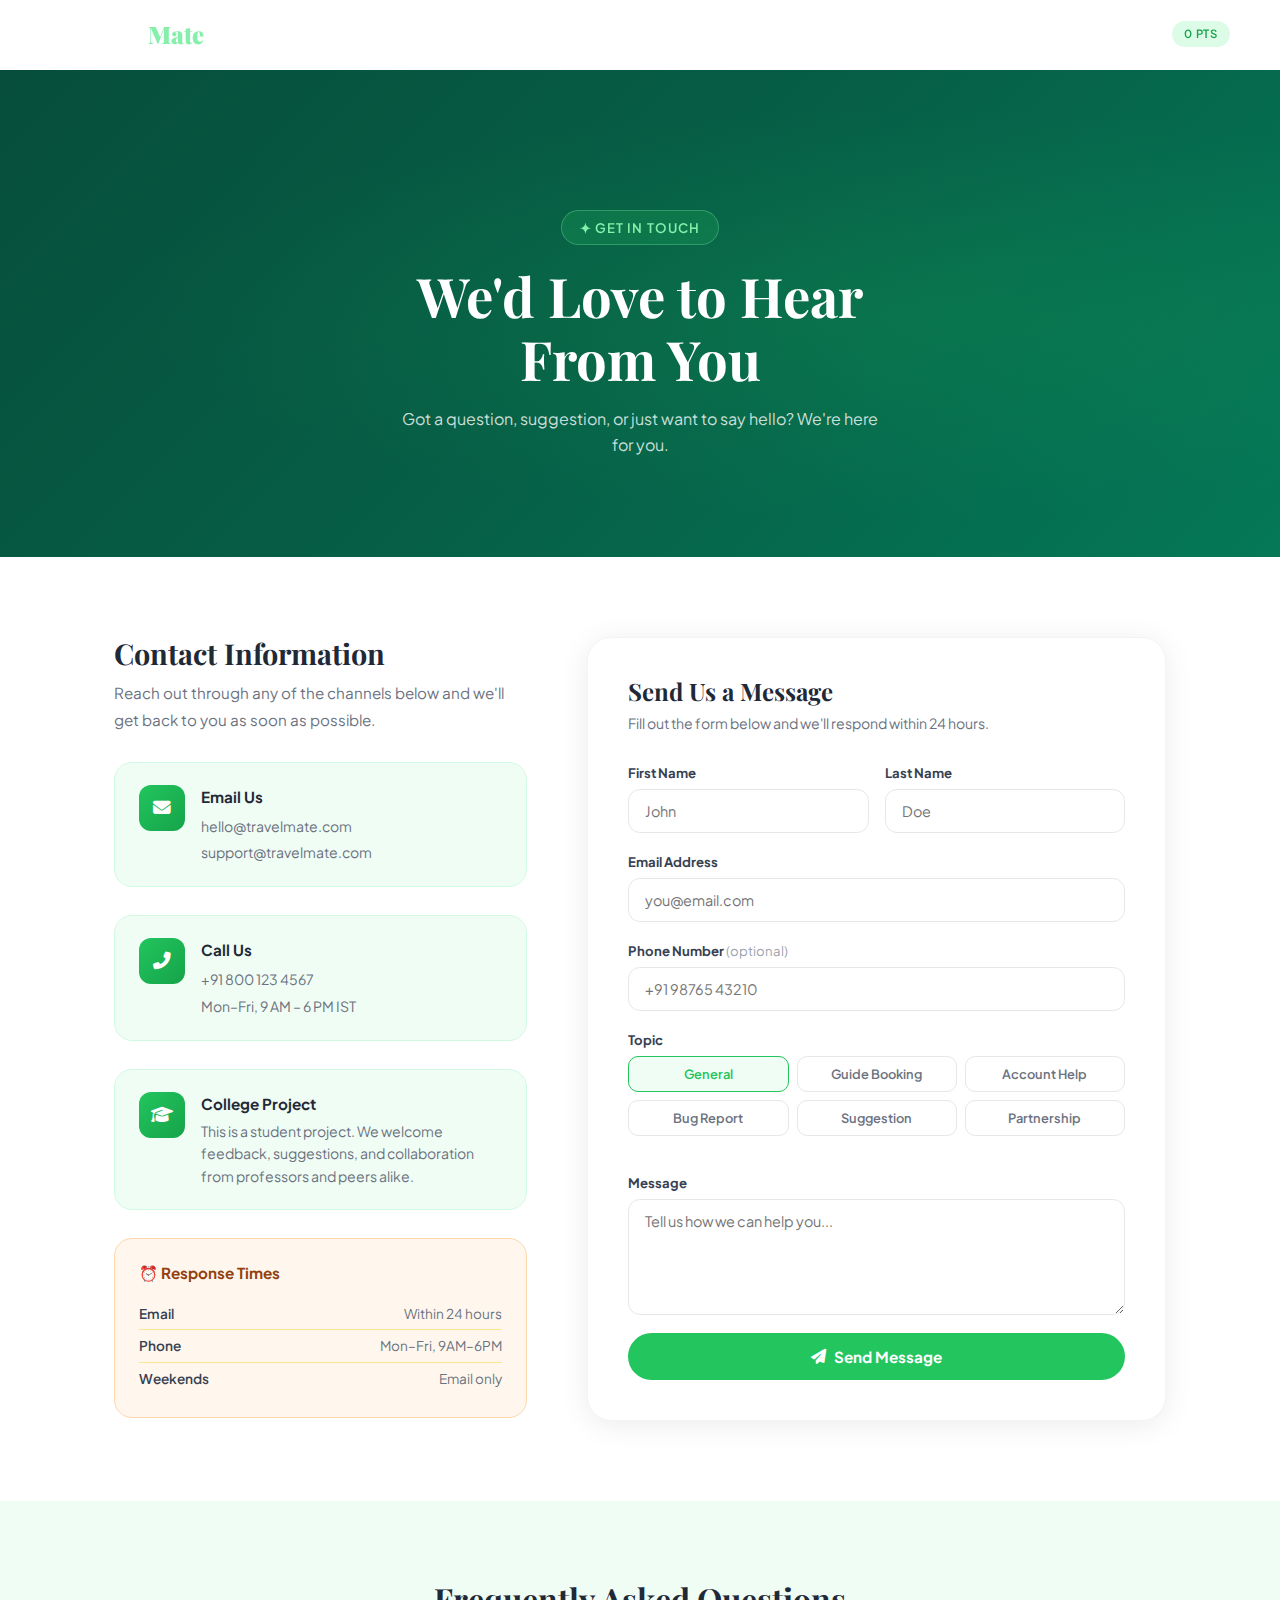
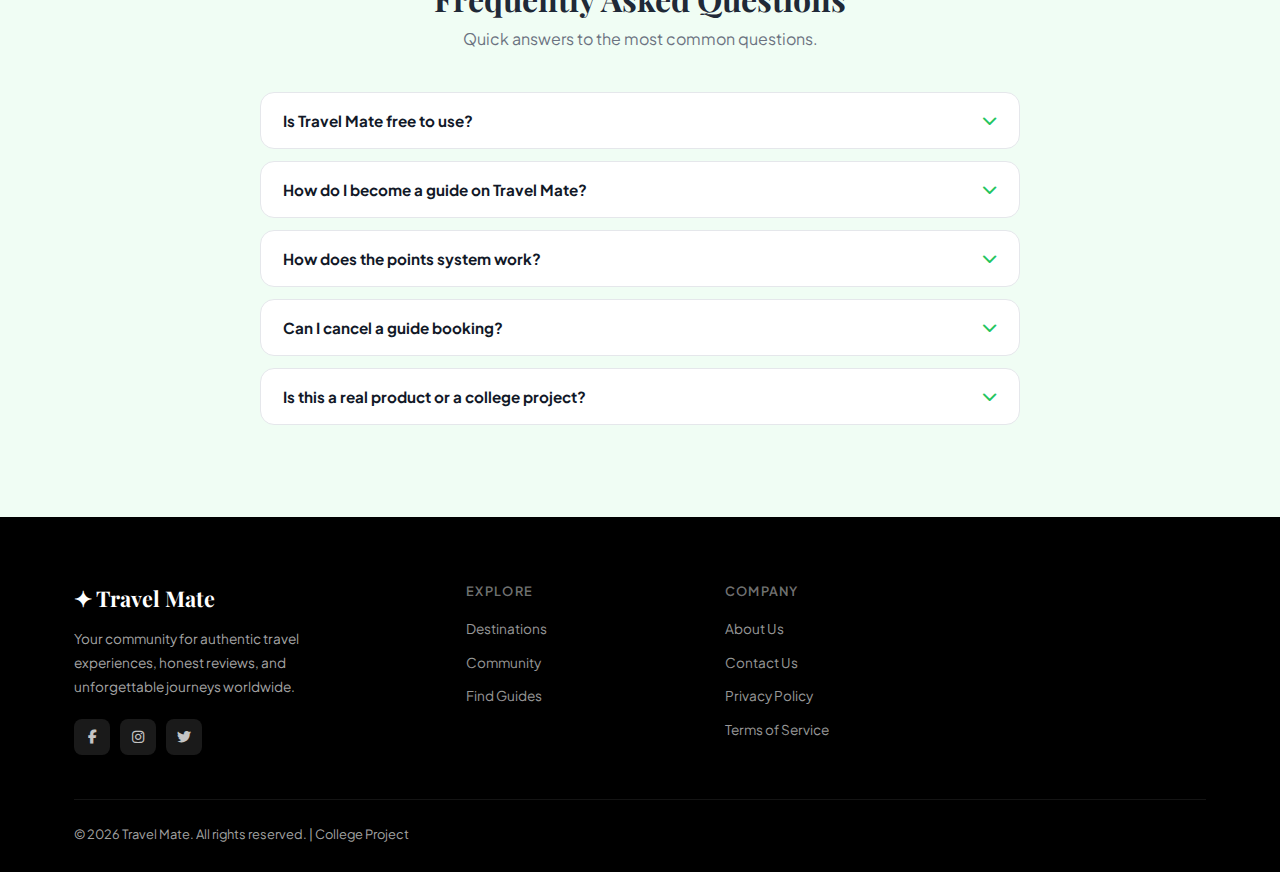
<file: contact.html>
<!DOCTYPE html>
<html lang="en">
<head>
<meta charset="UTF-8">
<meta name="viewport" content="width=device-width, initial-scale=1.0">
<title>Contact Us - Travel Mate</title>
<link href="https://fonts.googleapis.com/css2?family=Playfair+Display:ital,wght@0,700;1,400&family=Plus+Jakarta+Sans:wght@300;400;500;600;700&display=swap" rel="stylesheet">
<link rel="stylesheet" href="https://cdnjs.cloudflare.com/ajax/libs/font-awesome/6.4.0/css/all.min.css">
<link rel="stylesheet" href="style.css">
<script src="tm-auth.js"></script>
<style>
:root { --primary:#22c55e; --primary-dark:#16a34a; --bg:#f0fdf4; }
*{ box-sizing:border-box; margin:0; padding:0; }
body { font-family:'Plus Jakarta Sans',sans-serif; background:#fff; color:#1f2937; }

.contact-hero {
  background:linear-gradient(135deg,#064e3b 0%,#065f46 50%,#047857 100%);
  padding:140px 24px 100px; text-align:center; position:relative; overflow:hidden;
}
.contact-hero::before {
  content:''; position:absolute; inset:0;
  background:radial-gradient(ellipse at 70% 50%, rgba(34,197,94,.15) 0%, transparent 60%);
}
.hero-tag {
  display:inline-block; background:rgba(34,197,94,.2); color:#86efac;
  padding:6px 18px; border-radius:50px; font-size:0.82rem; font-weight:600;
  letter-spacing:.08em; text-transform:uppercase; margin-bottom:20px;
  border:1px solid rgba(134,239,172,.3); position:relative;
}
.contact-hero h1 {
  font-family:'Playfair Display',serif; font-size:clamp(2.2rem,5vw,3.4rem);
  color:#fff; margin-bottom:16px; position:relative;
}
.contact-hero p { color:rgba(255,255,255,.8); font-size:1rem; max-width:480px; margin:0 auto; position:relative; }

/* MAIN LAYOUT */
.contact-wrap { max-width:1100px; margin:0 auto; padding:80px 24px 80px; display:grid; grid-template-columns:1fr 1.4fr; gap:60px; align-items:start; }

/* INFO SIDE */
.contact-info { display:flex; flex-direction:column; gap:28px; }
.info-title { font-family:'Playfair Display',serif; font-size:1.8rem; margin-bottom:10px; }
.info-sub { color:#6b7280; font-size:0.95rem; line-height:1.75; }

.info-card {
  background:var(--bg); border:1.5px solid #d1fae5; border-radius:18px;
  padding:22px 24px; display:flex; align-items:flex-start; gap:16px;
  transition:transform .2s, box-shadow .2s;
}
.info-card:hover { transform:translateY(-3px); box-shadow:0 10px 28px rgba(34,197,94,.1); }
.info-icon {
  width:46px; height:46px; background:linear-gradient(135deg,#22c55e,#16a34a);
  border-radius:12px; display:flex; align-items:center; justify-content:center;
  font-size:1.1rem; color:#fff; flex-shrink:0;
}
.info-card h4 { font-weight:700; font-size:0.95rem; margin-bottom:4px; }
.info-card p, .info-card a { color:#6b7280; font-size:0.88rem; text-decoration:none; line-height:1.6; }
.info-card a:hover { color:var(--primary); }

.office-hours { background:#fff7ed; border:1.5px solid #fed7aa; border-radius:18px; padding:22px 24px; }
.office-hours h4 { font-weight:700; margin-bottom:12px; font-size:0.95rem; color:#92400e; }
.oh-row { display:flex; justify-content:space-between; font-size:0.85rem; padding:5px 0; border-bottom:1px solid #fde68a; color:#374151; }
.oh-row:last-child { border-bottom:none; }
.oh-row .day { font-weight:600; }
.oh-row .time { color:#6b7280; }

/* FORM SIDE */
.contact-form-card {
  background:#fff; border-radius:24px; padding:40px;
  box-shadow:0 4px 30px rgba(0,0,0,.08); border:1px solid #f3f4f6;
}
.contact-form-card h3 { font-family:'Playfair Display',serif; font-size:1.5rem; margin-bottom:6px; }
.contact-form-card .sub { color:#6b7280; font-size:0.88rem; margin-bottom:28px; }

.form-row { display:grid; grid-template-columns:1fr 1fr; gap:16px; margin-bottom:18px; }
.form-group { display:flex; flex-direction:column; gap:6px; margin-bottom:18px; }
.form-group label { font-size:0.82rem; font-weight:700; color:#374151; }
.form-input {
  padding:12px 16px; border:1.5px solid #e5e7eb; border-radius:12px;
  font-family:'Plus Jakarta Sans',sans-serif; font-size:0.9rem; outline:none;
  transition:border-color .2s, box-shadow .2s; width:100%;
}
.form-input:focus { border-color:var(--primary); box-shadow:0 0 0 3px rgba(34,197,94,.12); }

.topic-grid { display:grid; grid-template-columns:repeat(3,1fr); gap:8px; margin-bottom:18px; }
.topic-btn {
  border:1.5px solid #e5e7eb; background:#fff; border-radius:10px;
  padding:9px 8px; font-size:0.8rem; font-weight:600; cursor:pointer;
  text-align:center; transition:all .2s; font-family:'Plus Jakarta Sans',sans-serif;
  color:#6b7280;
}
.topic-btn:hover, .topic-btn.selected { border-color:var(--primary); background:var(--bg); color:var(--primary); }

.submit-btn {
  width:100%; background:var(--primary); color:#fff; border:none;
  padding:14px; border-radius:50px; font-size:0.95rem; font-weight:700;
  cursor:pointer; font-family:'Plus Jakarta Sans',sans-serif;
  transition:background .2s, transform .15s;
  display:flex; align-items:center; justify-content:center; gap:8px;
}
.submit-btn:hover { background:var(--primary-dark); transform:translateY(-2px); }

#formMsg { display:none; padding:12px 16px; border-radius:12px; margin-bottom:16px; font-size:0.88rem; font-weight:600; }

/* FAQ */
.faq-section { background:var(--bg); padding:80px 24px; }
.faq-wrap { max-width:760px; margin:0 auto; }
.faq-title { font-family:'Playfair Display',serif; font-size:2rem; text-align:center; margin-bottom:8px; }
.faq-sub { text-align:center; color:#6b7280; margin-bottom:40px; }
.faq-item { background:#fff; border-radius:14px; margin-bottom:12px; overflow:hidden; border:1px solid #e5e7eb; }
.faq-q {
  width:100%; text-align:left; padding:18px 22px; background:none; border:none;
  font-family:'Plus Jakarta Sans',sans-serif; font-size:0.95rem; font-weight:700;
  cursor:pointer; display:flex; justify-content:space-between; align-items:center;
  color:#111827; gap:12px;
}
.faq-q i { color:var(--primary); flex-shrink:0; transition:transform .3s; }
.faq-q.open i { transform:rotate(180deg); }
.faq-a { display:none; padding:0 22px 18px; color:#6b7280; font-size:0.9rem; line-height:1.75; }
.faq-a.open { display:block; }

@media(max-width:860px){
  .contact-wrap { grid-template-columns:1fr; }
  .form-row { grid-template-columns:1fr; }
  .topic-grid { grid-template-columns:repeat(2,1fr); }
}
</style>
</head>
<body>

<nav class="navbar transparent" id="navbar">
  <div class="navbar-inner">
    <a href="index.html" class="nav-logo">&#10022; Travel<span class="dot">Mate</span></a>
    <ul class="nav-links" id="navLinks">
      <li><a href="index.html">Home</a></li>
      <li><a href="destinations.html">Destinations</a></li>
      <li><a href="main_community.html">Community</a></li>
      <li><a href="findguides.html">Find Guides</a></li>
      <li><a href="travel-mate-dashboard.html">Dashboard</a></li>
      <li><a href="login.html">Login</a></li>
      <li><a href="signup.html">Register</a></li>
    </ul>
    <div style="display:flex;align-items:center;gap:12px;">
      <div id="pointsCounter" class="badge badge-teal">0 pts</div>
    </div>
    <button class="hamburger" id="hamburger"><span></span><span></span><span></span></button>
  </div>
</nav>

<section class="contact-hero">
  <div class="hero-tag">✦ Get In Touch</div>
  <h1>We'd Love to Hear<br>From You</h1>
  <p>Got a question, suggestion, or just want to say hello? We're here for you.</p>
</section>

<div class="contact-wrap">
  <!-- INFO -->
  <div class="contact-info">
    <div>
      <h2 class="info-title">Contact Information</h2>
      <p class="info-sub">Reach out through any of the channels below and we'll get back to you as soon as possible.</p>
    </div>

    <div class="info-card">
      <div class="info-icon"><i class="fas fa-envelope"></i></div>
      <div>
        <h4>Email Us</h4>
        <a href="mailto:hello@travelmate.com">hello@travelmate.com</a><br>
        <a href="mailto:support@travelmate.com">support@travelmate.com</a>
      </div>
    </div>

    <div class="info-card">
      <div class="info-icon"><i class="fas fa-phone-alt"></i></div>
      <div>
        <h4>Call Us</h4>
        <a href="tel:+918001234567">+91 800 123 4567</a><br>
        <p style="margin-top:3px;">Mon–Fri, 9 AM – 6 PM IST</p>
      </div>
    </div>

    <div class="info-card">
      <div class="info-icon"><i class="fas fa-graduation-cap"></i></div>
      <div>
        <h4>College Project</h4>
        <p>This is a student project. We welcome feedback, suggestions, and collaboration from professors and peers alike.</p>
      </div>
    </div>

    <div class="office-hours">
      <h4>⏰ Response Times</h4>
      <div class="oh-row"><span class="day">Email</span><span class="time">Within 24 hours</span></div>
      <div class="oh-row"><span class="day">Phone</span><span class="time">Mon–Fri, 9AM–6PM</span></div>
      <div class="oh-row"><span class="day">Weekends</span><span class="time">Email only</span></div>
    </div>
  </div>

  <!-- FORM -->
  <div class="contact-form-card">
    <h3>Send Us a Message</h3>
    <p class="sub">Fill out the form below and we'll respond within 24 hours.</p>

    <div id="formMsg"></div>

    <div class="form-row">
      <div class="form-group" style="margin-bottom:0;">
        <label>First Name</label>
        <input type="text" class="form-input" id="cfFirstName" placeholder="John">
      </div>
      <div class="form-group" style="margin-bottom:0;">
        <label>Last Name</label>
        <input type="text" class="form-input" id="cfLastName" placeholder="Doe">
      </div>
    </div>

    <div class="form-group">
      <label>Email Address</label>
      <input type="email" class="form-input" id="cfEmail" placeholder="you@email.com">
    </div>

    <div class="form-group">
      <label>Phone Number <span style="font-weight:400;color:#9ca3af;">(optional)</span></label>
      <input type="tel" class="form-input" id="cfPhone" placeholder="+91 98765 43210">
    </div>

    <div class="form-group">
      <label>Topic</label>
      <div class="topic-grid">
        <button class="topic-btn selected" onclick="selectTopic(this)">General</button>
        <button class="topic-btn" onclick="selectTopic(this)">Guide Booking</button>
        <button class="topic-btn" onclick="selectTopic(this)">Account Help</button>
        <button class="topic-btn" onclick="selectTopic(this)">Bug Report</button>
        <button class="topic-btn" onclick="selectTopic(this)">Suggestion</button>
        <button class="topic-btn" onclick="selectTopic(this)">Partnership</button>
      </div>
    </div>

    <div class="form-group">
      <label>Message</label>
      <textarea class="form-input" id="cfMessage" rows="5" placeholder="Tell us how we can help you..."></textarea>
    </div>

    <button class="submit-btn" onclick="submitForm()">
      <i class="fas fa-paper-plane"></i> Send Message
    </button>
  </div>
</div>

<!-- FAQ -->
<section class="faq-section">
  <div class="faq-wrap">
    <h2 class="faq-title">Frequently Asked Questions</h2>
    <p class="faq-sub">Quick answers to the most common questions.</p>

    <div class="faq-item">
      <button class="faq-q" onclick="toggleFaq(this)">Is Travel Mate free to use? <i class="fas fa-chevron-down"></i></button>
      <div class="faq-a">Yes! Creating an account, browsing destinations, writing reviews, and joining the community is completely free. Guide bookings may have a service fee.</div>
    </div>
    <div class="faq-item">
      <button class="faq-q" onclick="toggleFaq(this)">How do I become a guide on Travel Mate? <i class="fas fa-chevron-down"></i></button>
      <div class="faq-a">Sign up and select "Guide" as your role. Once registered, you can set up your guide profile with your specialties, pricing, and availability.</div>
    </div>
    <div class="faq-item">
      <button class="faq-q" onclick="toggleFaq(this)">How does the points system work? <i class="fas fa-chevron-down"></i></button>
      <div class="faq-a">You earn points by writing reviews (+50), uploading photos (+10 each), booking guides (+100), and posting travel stories (+50). Points unlock special badges and rewards.</div>
    </div>
    <div class="faq-item">
      <button class="faq-q" onclick="toggleFaq(this)">Can I cancel a guide booking? <i class="fas fa-chevron-down"></i></button>
      <div class="faq-a">Yes. You can view and manage all bookings from your Dashboard. Cancellations made 48+ hours before the trip date are fully refundable.</div>
    </div>
    <div class="faq-item">
      <button class="faq-q" onclick="toggleFaq(this)">Is this a real product or a college project? <i class="fas fa-chevron-down"></i></button>
      <div class="faq-a">Travel Mate is currently a college project. All features are frontend-only and use localStorage for data. We hope to develop it into a full product in the future!</div>
    </div>
  </div>
</section>

<footer>
  <div class="container">
    <div class="footer-grid">
      <div class="footer-brand">
        <div class="footer-logo">&#10022; Travel Mate</div>
        <p>Your community for authentic travel experiences, honest reviews, and unforgettable journeys worldwide.</p>
        <div class="social-links">
          <a href="#" class="social-icon"><i class="fab fa-facebook-f"></i></a>
          <a href="#" class="social-icon"><i class="fab fa-instagram"></i></a>
          <a href="#" class="social-icon"><i class="fab fa-twitter"></i></a>
        </div>
      </div>
      <div class="footer-col">
        <h5>Explore</h5>
        <ul>
          <li><a href="destinations.html">Destinations</a></li>
          <li><a href="main_community.html">Community</a></li>
          <li><a href="findguides.html">Find Guides</a></li>
        </ul>
      </div>
      <div class="footer-col">
        <h5>Company</h5>
        <ul>
          <li><a href="about.html">About Us</a></li>
          <li><a href="contact.html">Contact Us</a></li>
          <li><a href="privacy.html">Privacy Policy</a></li>
          <li><a href="terms.html">Terms of Service</a></li>
        </ul>
      </div>
    </div>
    <div class="footer-bottom">
      <span>&copy; 2026 Travel Mate. All rights reserved. | College Project</span>
    </div>
  </div>
</footer>

<script>
function selectTopic(btn) {
  document.querySelectorAll('.topic-btn').forEach(b => b.classList.remove('selected'));
  btn.classList.add('selected');
}
function toggleFaq(btn) {
  const isOpen = btn.classList.contains('open');
  document.querySelectorAll('.faq-q').forEach(b => { b.classList.remove('open'); b.nextElementSibling.classList.remove('open'); });
  if (!isOpen) { btn.classList.add('open'); btn.nextElementSibling.classList.add('open'); }
}
function submitForm() {
  const first = document.getElementById('cfFirstName').value.trim();
  const email = document.getElementById('cfEmail').value.trim();
  const msg   = document.getElementById('cfMessage').value.trim();
  const el    = document.getElementById('formMsg');
  if (!first || !email || !msg) {
    el.style.cssText = 'display:block;background:#fee2e2;color:#dc2626;padding:12px 16px;border-radius:12px;margin-bottom:16px;';
    el.textContent = '⚠ Please fill in your name, email and message.'; return;
  }
  el.style.cssText = 'display:block;background:#dcfce7;color:#16a34a;padding:12px 16px;border-radius:12px;margin-bottom:16px;';
  el.textContent = '✓ Message sent! We\'ll get back to you within 24 hours.';
  document.getElementById('cfFirstName').value = '';
  document.getElementById('cfLastName').value  = '';
  document.getElementById('cfEmail').value     = '';
  document.getElementById('cfPhone').value     = '';
  document.getElementById('cfMessage').value   = '';
}
window.addEventListener('scroll', () => {
  const n = document.getElementById('navbar');
  n.className = window.scrollY > 40 ? 'navbar solid' : 'navbar transparent';
});
document.getElementById('hamburger').addEventListener('click', () => {
  document.getElementById('navLinks').classList.toggle('open');
});
</script>
</body>
</html>
</file>
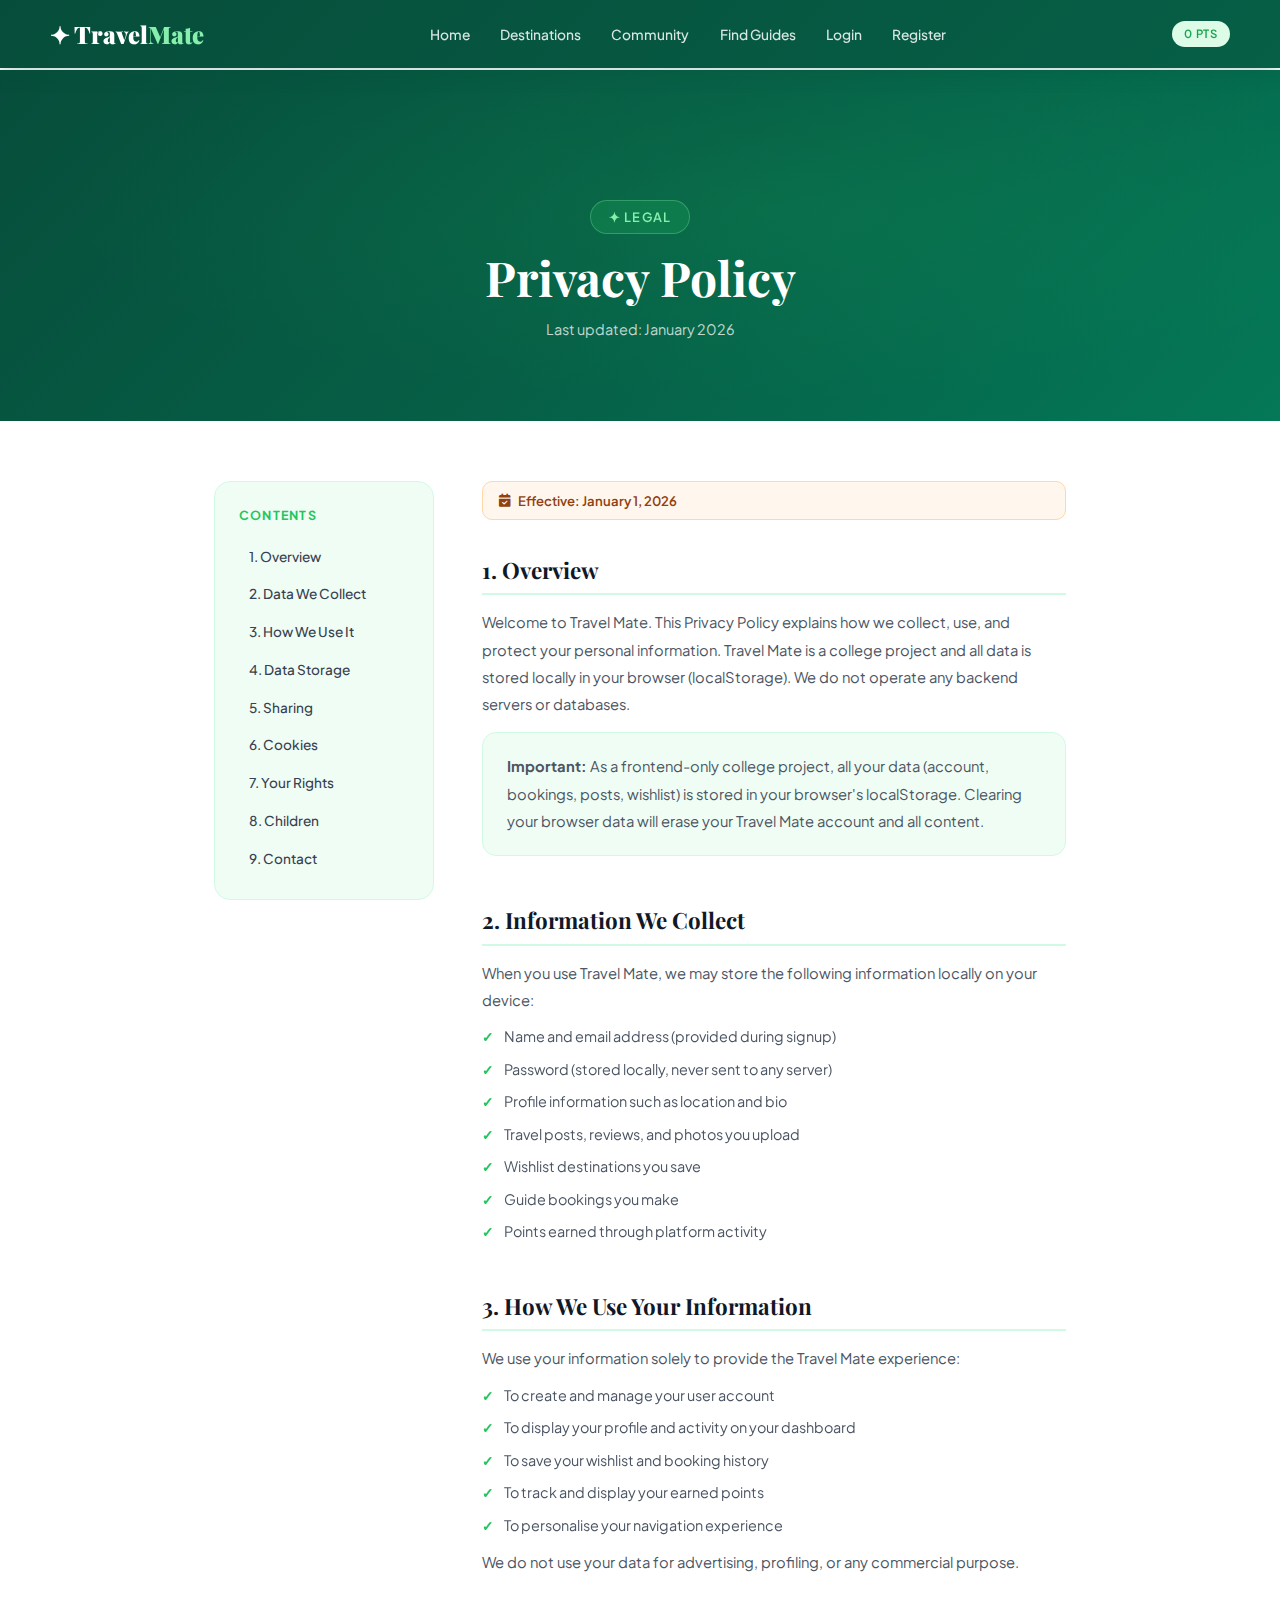
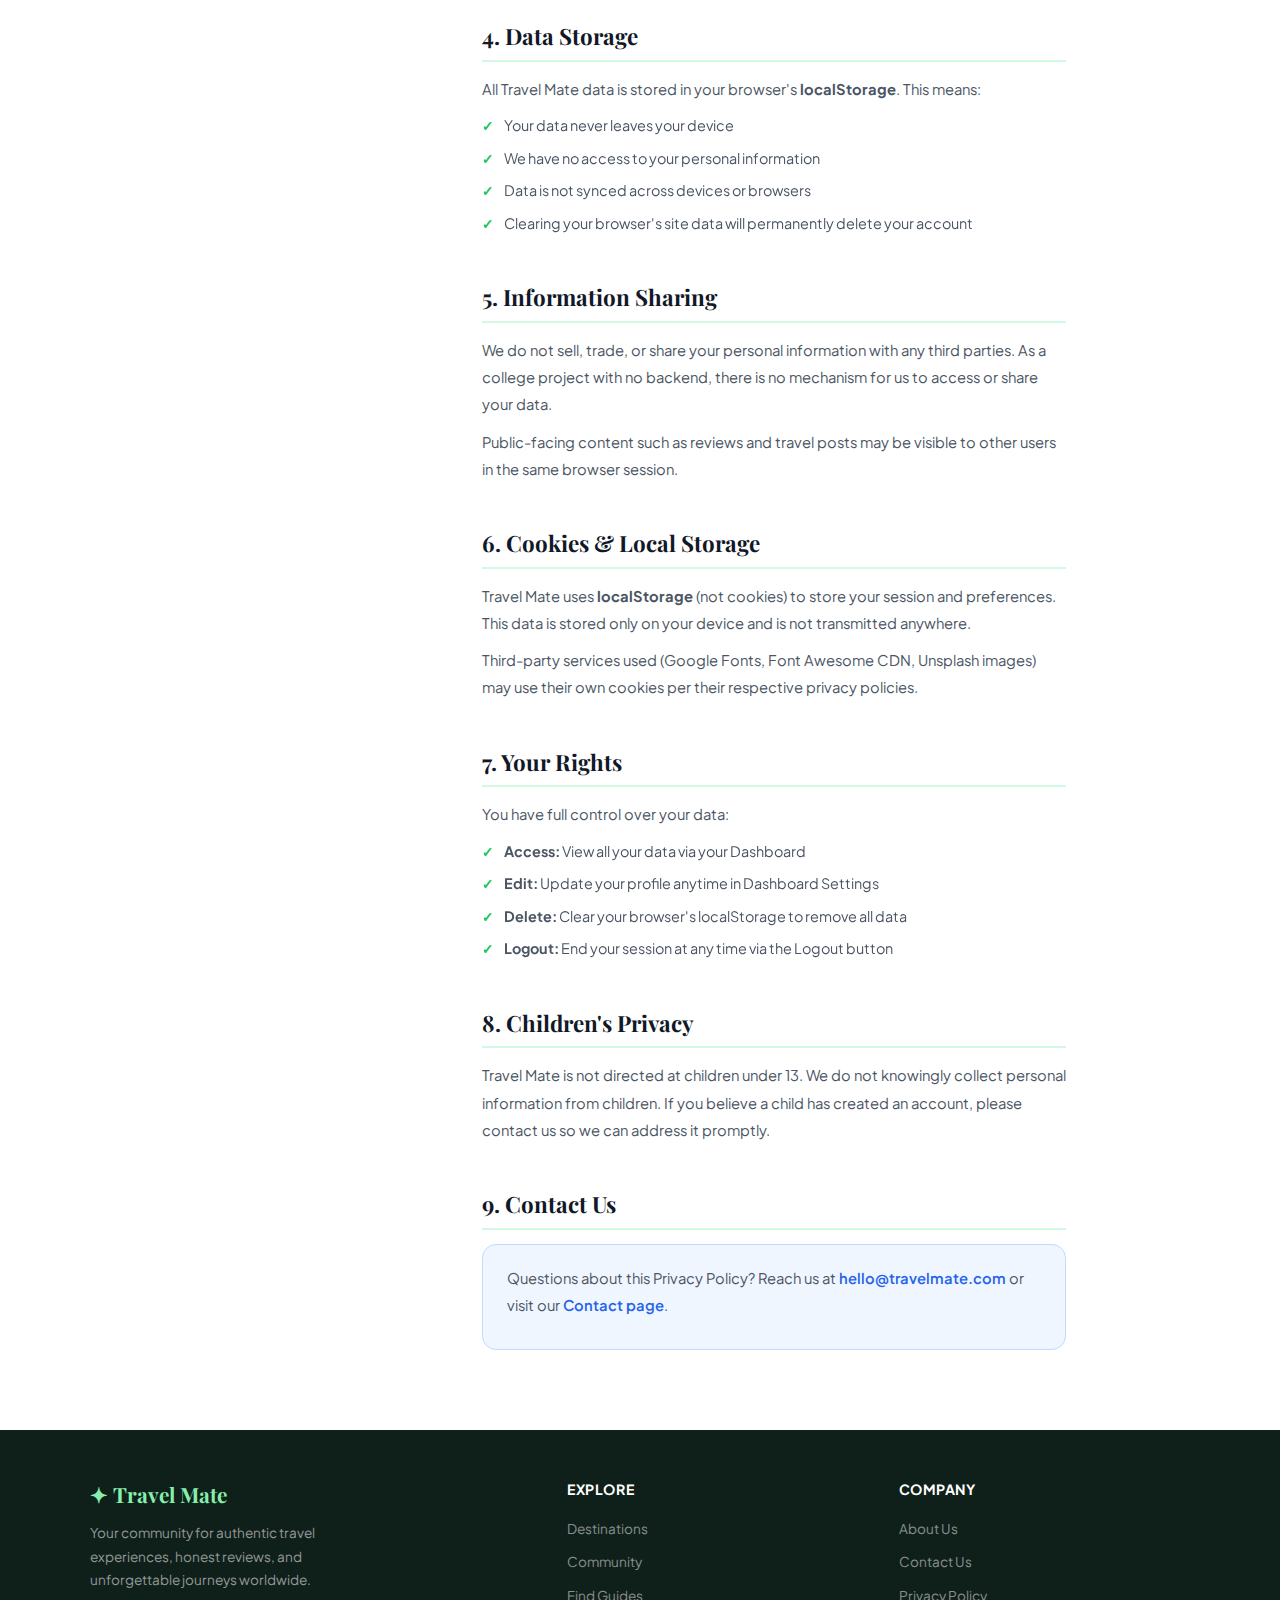
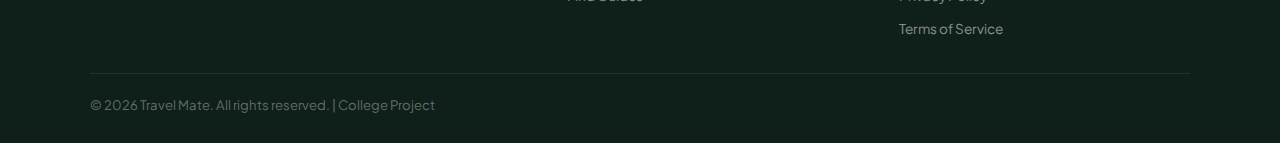
<file: privacy.html>
<!DOCTYPE html>
<html lang="en">
<head>
<meta charset="UTF-8">
<meta name="viewport" content="width=device-width, initial-scale=1.0">
<title>Privacy Policy - Travel Mate</title>
<link href="https://fonts.googleapis.com/css2?family=Playfair+Display:wght@700&family=Plus+Jakarta+Sans:wght@300;400;500;600;700&display=swap" rel="stylesheet">
<link rel="stylesheet" href="https://cdnjs.cloudflare.com/ajax/libs/font-awesome/6.4.0/css/all.min.css">
<link rel="stylesheet" href="style.css">
<script src="tm-auth.js"></script>
<style>
:root { --primary:#22c55e; --primary-dark:#16a34a; --bg:#f0fdf4; }
* { box-sizing:border-box; margin:0; padding:0; }
body { font-family:'Plus Jakarta Sans',sans-serif; background:#fff; color:#1f2937; }

.doc-hero {
  background: linear-gradient(135deg,#064e3b 0%,#065f46 50%,#047857 100%);
  padding: 130px 24px 80px; text-align: center; position: relative; overflow: hidden;
}
.doc-hero::before {
  content:''; position:absolute; inset:0;
  background:radial-gradient(ellipse at 60% 40%, rgba(34,197,94,.12) 0%, transparent 65%);
}
.hero-tag {
  display:inline-block; background:rgba(34,197,94,.2); color:#86efac;
  padding:6px 18px; border-radius:50px; font-size:0.8rem; font-weight:600;
  letter-spacing:.08em; text-transform:uppercase; margin-bottom:16px;
  border:1px solid rgba(134,239,172,.3); position:relative;
}
.doc-hero h1 {
  font-family:'Playfair Display',serif; font-size:clamp(2rem,4vw,3rem);
  color:#fff; margin-bottom:12px; position:relative;
}
.doc-hero p { color:rgba(255,255,255,.75); font-size:0.9rem; position:relative; }

.doc-wrap {
  max-width:900px; margin:0 auto; padding:60px 24px 80px;
  display:grid; grid-template-columns:220px 1fr; gap:48px; align-items:start;
}
.toc {
  position:sticky; top:90px; background:var(--bg);
  border-radius:16px; padding:24px; border:1.5px solid #d1fae5;
}
.toc h4 {
  font-size:0.78rem; font-weight:700; letter-spacing:.1em; text-transform:uppercase;
  color:var(--primary); margin-bottom:14px;
}
.toc ul { list-style:none; display:flex; flex-direction:column; gap:4px; }
.toc ul li a {
  font-size:0.85rem; color:#374151; text-decoration:none;
  padding:6px 10px; border-radius:8px; display:block; transition:all .15s; font-weight:500;
}
.toc ul li a:hover { background:#dcfce7; color:var(--primary); }
.doc-content { display:flex; flex-direction:column; gap:38px; }
.updated-badge {
  background:#fff7ed; color:#92400e; border:1px solid #fed7aa;
  padding:8px 16px; border-radius:10px; font-size:0.82rem; font-weight:600;
  display:inline-flex; align-items:center; gap:8px;
}
.doc-section h2 {
  font-family:'Playfair Display',serif; font-size:1.4rem; color:#111827;
  margin-bottom:14px; padding-bottom:10px; border-bottom:2px solid #d1fae5;
}
.doc-section p { color:#4b5563; font-size:0.92rem; line-height:1.85; margin-bottom:10px; }
.doc-section ul { list-style:none; padding-left:0; display:flex; flex-direction:column; gap:8px; margin-bottom:12px; }
.doc-section ul li { font-size:0.9rem; color:#4b5563; line-height:1.7; padding-left:22px; position:relative; }
.doc-section ul li::before { content:'✓'; position:absolute; left:0; color:var(--primary); font-weight:700; }
.highlight-box { background:var(--bg); border:1.5px solid #d1fae5; border-radius:14px; padding:20px 24px; margin:14px 0; }
.highlight-box p { margin-bottom:0; }
.contact-note { background:#eff6ff; border:1.5px solid #bfdbfe; border-radius:14px; padding:20px 24px; }
.contact-note a { color:#2563eb; font-weight:600; }

footer { background:#0f1f1a; padding:48px 24px 28px; }
.footer-inner { max-width:1100px; margin:0 auto; }
.footer-grid { display:grid; grid-template-columns:1.5fr 1fr 1fr; gap:40px; margin-bottom:32px; }
.footer-logo { font-family:'Playfair Display',serif; font-size:1.3rem; font-weight:700; color:#86efac; margin-bottom:10px; }
.footer-brand p { color:rgba(255,255,255,.55); font-size:0.85rem; line-height:1.7; }
.footer-col h5 { color:#fff; font-weight:700; font-size:0.88rem; margin-bottom:14px; letter-spacing:.04em; }
.footer-col ul { list-style:none; display:flex; flex-direction:column; gap:8px; }
.footer-col ul li a { color:rgba(255,255,255,.5); font-size:0.85rem; text-decoration:none; transition:color .2s; }
.footer-col ul li a:hover { color:#86efac; }
.footer-bottom { padding-top:20px; border-top:1px solid rgba(255,255,255,.08); font-size:0.82rem; color:rgba(255,255,255,.35); text-align:center; }

@media(max-width:700px) {
  .doc-wrap { grid-template-columns:1fr; }
  .toc { position:static; }
  .footer-grid { grid-template-columns:1fr; gap:24px; }
}
</style>
</head>
<body>

<nav class="navbar page-bg" id="navbar">
  <div class="navbar-inner">
    <a href="index.html" class="nav-logo">&#10022; Travel<span class="dot">Mate</span></a>
    <ul class="nav-links" id="navLinks">
      <li><a href="index.html">Home</a></li>
      <li><a href="destinations.html">Destinations</a></li>
      <li><a href="main_community.html">Community</a></li>
      <li><a href="findguides.html">Find Guides</a></li>
      <li><a href="travel-mate-dashboard.html">Dashboard</a></li>
      <li><a href="login.html">Login</a></li>
      <li><a href="signup.html">Register</a></li>
    </ul>
    <div style="display:flex;align-items:center;gap:12px;">
      <div id="pointsCounter" class="badge badge-teal">0 pts</div>
    </div>
    <button class="hamburger" id="hamburger"><span></span><span></span><span></span></button>
  </div>
</nav>

<div class="doc-hero">
  <span class="hero-tag">&#10022; Legal</span>
  <h1>Privacy Policy</h1>
  <p>Last updated: January 2026</p>
</div>

<div class="doc-wrap">
  <nav class="toc">
    <h4>Contents</h4>
    <ul>
      <li><a href="#s1">1. Overview</a></li>
      <li><a href="#s2">2. Data We Collect</a></li>
      <li><a href="#s3">3. How We Use It</a></li>
      <li><a href="#s4">4. Data Storage</a></li>
      <li><a href="#s5">5. Sharing</a></li>
      <li><a href="#s6">6. Cookies</a></li>
      <li><a href="#s7">7. Your Rights</a></li>
      <li><a href="#s8">8. Children</a></li>
      <li><a href="#s9">9. Contact</a></li>
    </ul>
  </nav>

  <div class="doc-content">
    <span class="updated-badge"><i class="fas fa-calendar-check"></i> Effective: January 1, 2026</span>

    <div class="doc-section" id="s1">
      <h2>1. Overview</h2>
      <p>Welcome to Travel Mate. This Privacy Policy explains how we collect, use, and protect your personal information. Travel Mate is a college project and all data is stored locally in your browser (localStorage). We do not operate any backend servers or databases.</p>
      <div class="highlight-box">
        <p><strong>Important:</strong> As a frontend-only college project, all your data (account, bookings, posts, wishlist) is stored in your browser's localStorage. Clearing your browser data will erase your Travel Mate account and all content.</p>
      </div>
    </div>

    <div class="doc-section" id="s2">
      <h2>2. Information We Collect</h2>
      <p>When you use Travel Mate, we may store the following information locally on your device:</p>
      <ul>
        <li>Name and email address (provided during signup)</li>
        <li>Password (stored locally, never sent to any server)</li>
        <li>Profile information such as location and bio</li>
        <li>Travel posts, reviews, and photos you upload</li>
        <li>Wishlist destinations you save</li>
        <li>Guide bookings you make</li>
        <li>Points earned through platform activity</li>
      </ul>
    </div>

    <div class="doc-section" id="s3">
      <h2>3. How We Use Your Information</h2>
      <p>We use your information solely to provide the Travel Mate experience:</p>
      <ul>
        <li>To create and manage your user account</li>
        <li>To display your profile and activity on your dashboard</li>
        <li>To save your wishlist and booking history</li>
        <li>To track and display your earned points</li>
        <li>To personalise your navigation experience</li>
      </ul>
      <p>We do not use your data for advertising, profiling, or any commercial purpose.</p>
    </div>

    <div class="doc-section" id="s4">
      <h2>4. Data Storage</h2>
      <p>All Travel Mate data is stored in your browser's <strong>localStorage</strong>. This means:</p>
      <ul>
        <li>Your data never leaves your device</li>
        <li>We have no access to your personal information</li>
        <li>Data is not synced across devices or browsers</li>
        <li>Clearing your browser's site data will permanently delete your account</li>
      </ul>
    </div>

    <div class="doc-section" id="s5">
      <h2>5. Information Sharing</h2>
      <p>We do not sell, trade, or share your personal information with any third parties. As a college project with no backend, there is no mechanism for us to access or share your data.</p>
      <p>Public-facing content such as reviews and travel posts may be visible to other users in the same browser session.</p>
    </div>

    <div class="doc-section" id="s6">
      <h2>6. Cookies &amp; Local Storage</h2>
      <p>Travel Mate uses <strong>localStorage</strong> (not cookies) to store your session and preferences. This data is stored only on your device and is not transmitted anywhere.</p>
      <p>Third-party services used (Google Fonts, Font Awesome CDN, Unsplash images) may use their own cookies per their respective privacy policies.</p>
    </div>

    <div class="doc-section" id="s7">
      <h2>7. Your Rights</h2>
      <p>You have full control over your data:</p>
      <ul>
        <li><strong>Access:</strong> View all your data via your Dashboard</li>
        <li><strong>Edit:</strong> Update your profile anytime in Dashboard Settings</li>
        <li><strong>Delete:</strong> Clear your browser's localStorage to remove all data</li>
        <li><strong>Logout:</strong> End your session at any time via the Logout button</li>
      </ul>
    </div>

    <div class="doc-section" id="s8">
      <h2>8. Children's Privacy</h2>
      <p>Travel Mate is not directed at children under 13. We do not knowingly collect personal information from children. If you believe a child has created an account, please contact us so we can address it promptly.</p>
    </div>

    <div class="doc-section" id="s9">
      <h2>9. Contact Us</h2>
      <div class="contact-note">
        <p>Questions about this Privacy Policy? Reach us at <a href="mailto:hello@travelmate.com">hello@travelmate.com</a> or visit our <a href="contact.html">Contact page</a>.</p>
      </div>
    </div>
  </div>
</div>

<footer>
  <div class="footer-inner">
    <div class="footer-grid">
      <div class="footer-brand">
        <div class="footer-logo">&#10022; Travel Mate</div>
        <p>Your community for authentic travel experiences, honest reviews, and unforgettable journeys worldwide.</p>
      </div>
      <div class="footer-col">
        <h5>Explore</h5>
        <ul>
          <li><a href="destinations.html">Destinations</a></li>
          <li><a href="main_community.html">Community</a></li>
          <li><a href="findguides.html">Find Guides</a></li>
        </ul>
      </div>
      <div class="footer-col">
        <h5>Company</h5>
        <ul>
          <li><a href="about.html">About Us</a></li>
          <li><a href="contact.html">Contact Us</a></li>
          <li><a href="privacy.html">Privacy Policy</a></li>
          <li><a href="terms.html">Terms of Service</a></li>
        </ul>
      </div>
    </div>
    <div class="footer-bottom">&copy; 2026 Travel Mate. All rights reserved. | College Project</div>
  </div>
</footer>

<script>
window.addEventListener('scroll', function() {
  document.getElementById('navbar').className = window.scrollY > 40 ? 'navbar solid' : 'navbar page-bg';
});
document.getElementById('hamburger').addEventListener('click', function() {
  document.getElementById('navLinks').classList.toggle('open');
});
</script>
</body>
</html>
</file>
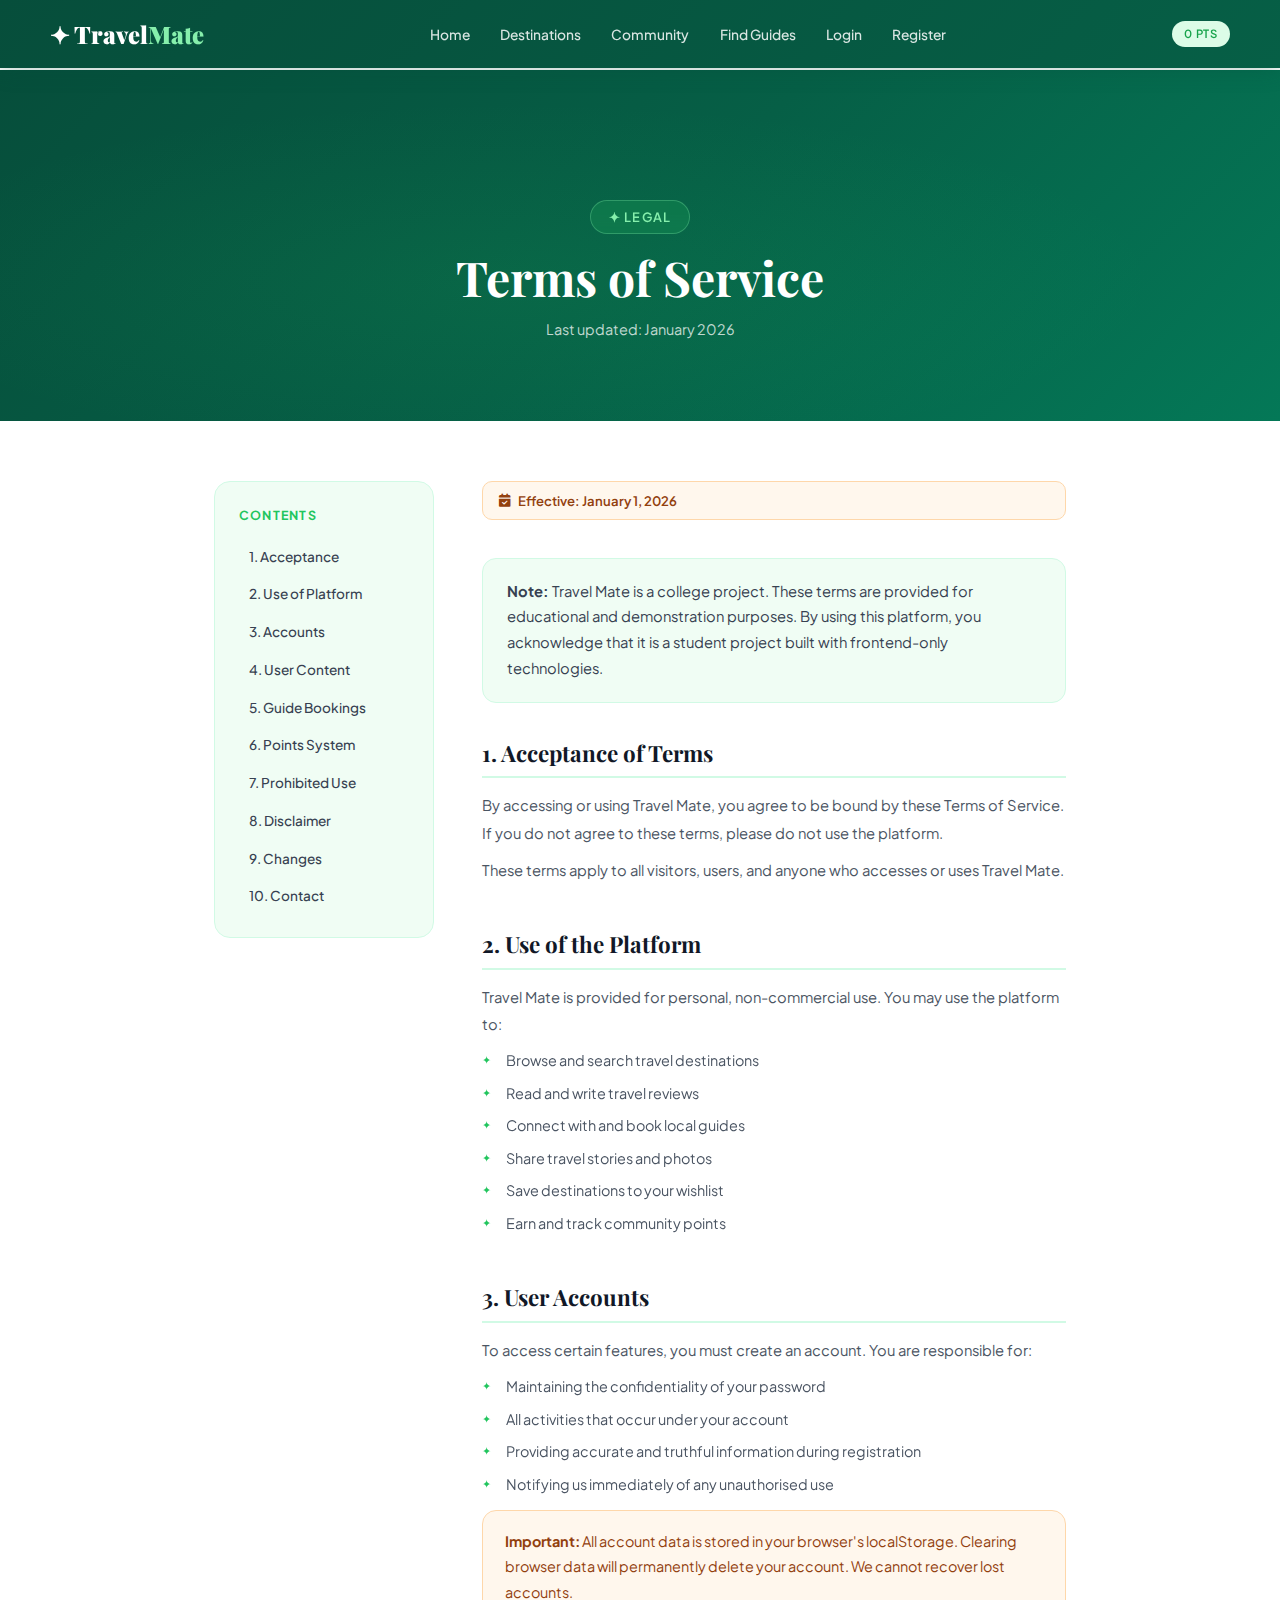
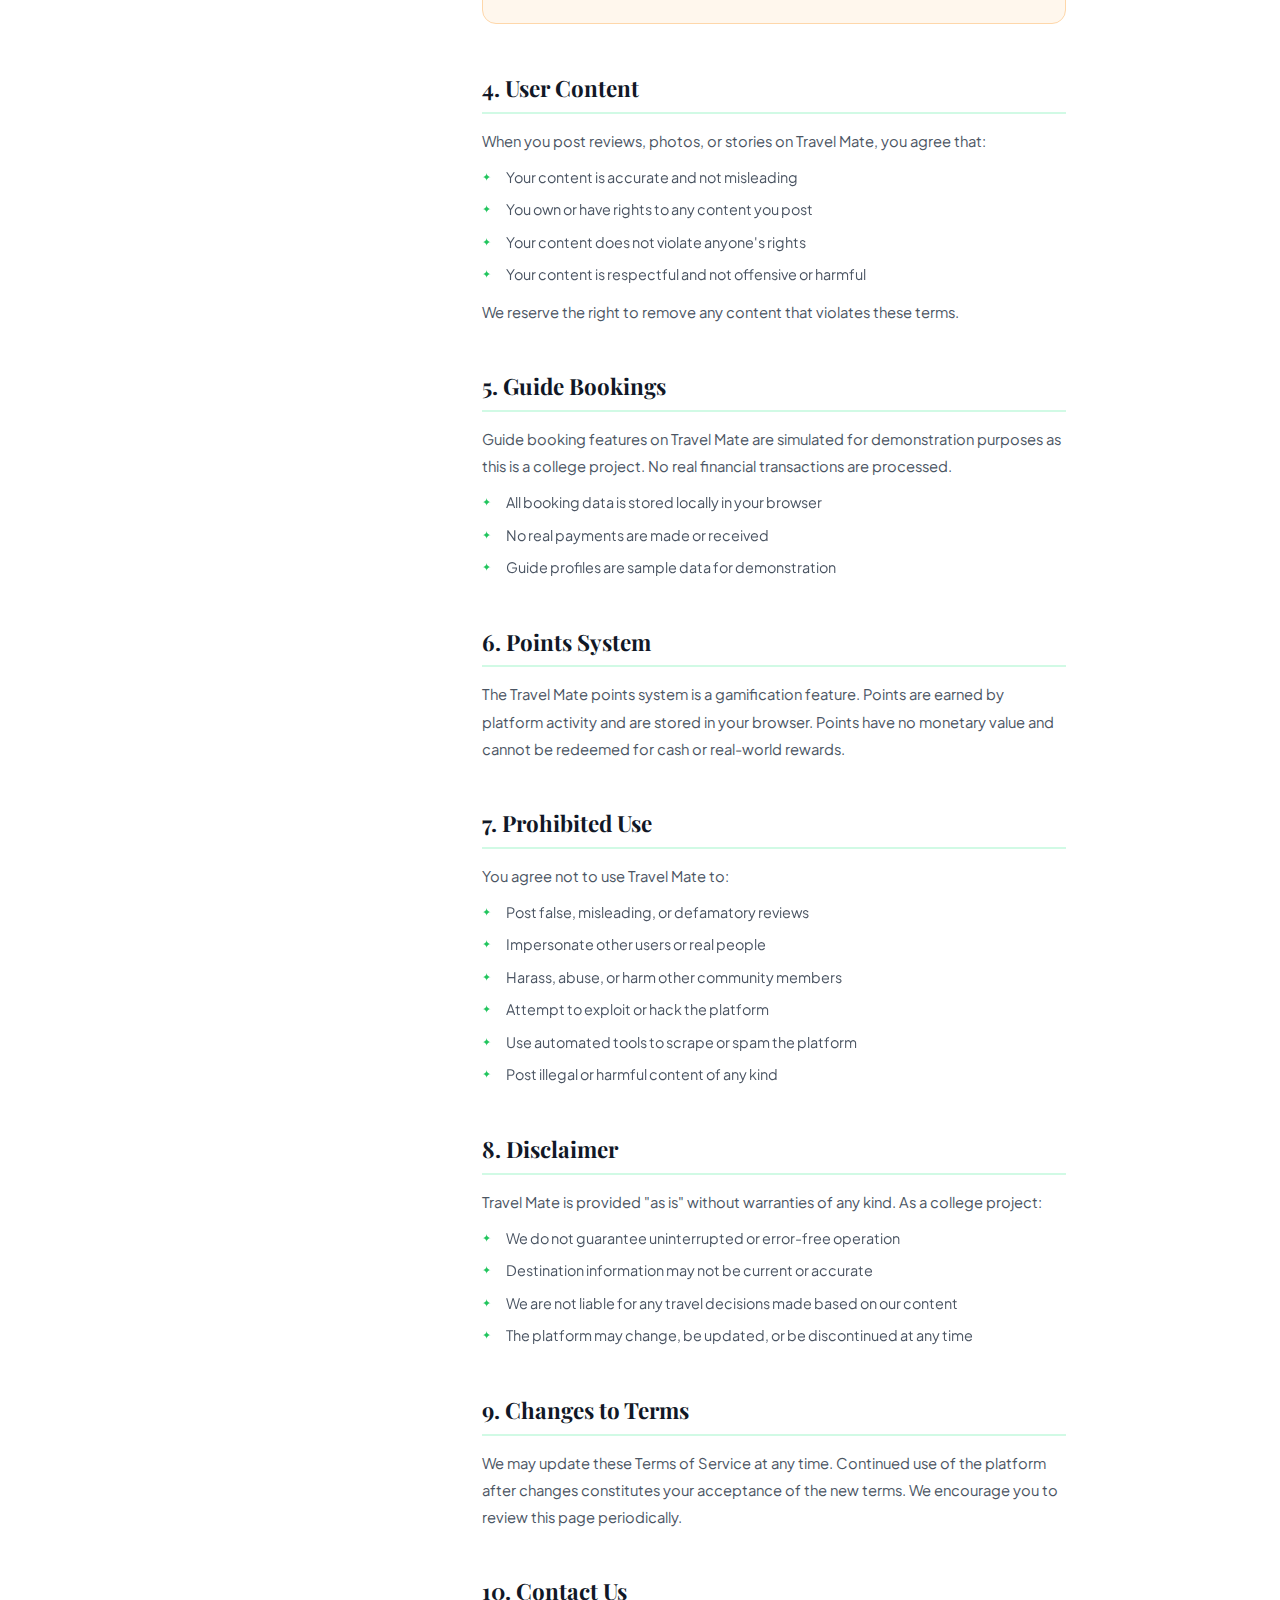
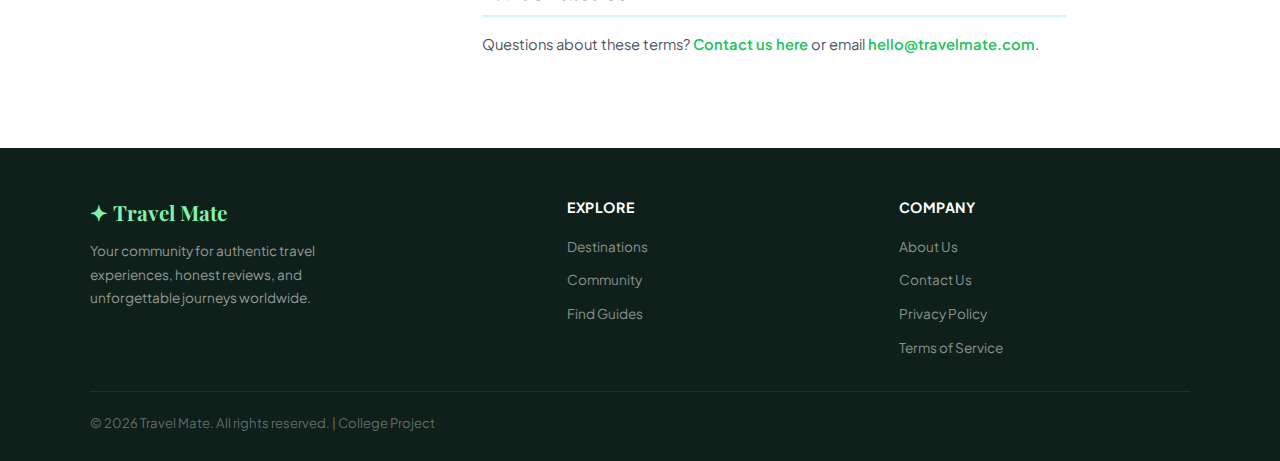
<file: terms.html>
<!DOCTYPE html>
<html lang="en">
<head>
<meta charset="UTF-8">
<meta name="viewport" content="width=device-width, initial-scale=1.0">
<title>Terms of Service - Travel Mate</title>
<link href="https://fonts.googleapis.com/css2?family=Playfair+Display:wght@700&family=Plus+Jakarta+Sans:wght@300;400;500;600;700&display=swap" rel="stylesheet">
<link rel="stylesheet" href="https://cdnjs.cloudflare.com/ajax/libs/font-awesome/6.4.0/css/all.min.css">
<link rel="stylesheet" href="style.css">
<script src="tm-auth.js"></script>
<style>
:root { --primary:#22c55e; --primary-dark:#16a34a; --bg:#f0fdf4; }
* { box-sizing:border-box; margin:0; padding:0; }
body { font-family:'Plus Jakarta Sans',sans-serif; background:#fff; color:#1f2937; }

.doc-hero {
  background: linear-gradient(135deg,#064e3b 0%,#065f46 50%,#047857 100%);
  padding: 130px 24px 80px; text-align: center; position: relative; overflow: hidden;
}
.doc-hero::before {
  content:''; position:absolute; inset:0;
  background:radial-gradient(ellipse at 40% 60%, rgba(34,197,94,.1) 0%, transparent 60%);
}
.hero-tag {
  display:inline-block; background:rgba(34,197,94,.2); color:#86efac;
  padding:6px 18px; border-radius:50px; font-size:0.8rem; font-weight:600;
  letter-spacing:.08em; text-transform:uppercase; margin-bottom:16px;
  border:1px solid rgba(134,239,172,.3); position:relative;
}
.doc-hero h1 {
  font-family:'Playfair Display',serif; font-size:clamp(2rem,4vw,3rem);
  color:#fff; margin-bottom:12px; position:relative;
}
.doc-hero p { color:rgba(255,255,255,.75); font-size:0.9rem; position:relative; }

.doc-wrap {
  max-width:900px; margin:0 auto; padding:60px 24px 80px;
  display:grid; grid-template-columns:220px 1fr; gap:48px; align-items:start;
}
.toc {
  position:sticky; top:90px; background:var(--bg);
  border-radius:16px; padding:24px; border:1.5px solid #d1fae5;
}
.toc h4 {
  font-size:0.78rem; font-weight:700; letter-spacing:.1em;
  text-transform:uppercase; color:var(--primary); margin-bottom:14px;
}
.toc ul { list-style:none; display:flex; flex-direction:column; gap:4px; }
.toc ul li a {
  font-size:0.85rem; color:#374151; text-decoration:none;
  padding:6px 10px; border-radius:8px; display:block; transition:all .15s; font-weight:500;
}
.toc ul li a:hover { background:#dcfce7; color:var(--primary); }

.doc-content { display:flex; flex-direction:column; gap:38px; }
.updated-badge {
  background:#fff7ed; color:#92400e; border:1px solid #fed7aa;
  padding:8px 16px; border-radius:10px; font-size:0.82rem; font-weight:600;
  display:inline-flex; align-items:center; gap:8px;
}
.info-note {
  background:var(--bg); border:1.5px solid #d1fae5; border-radius:14px; padding:20px 24px;
}
.info-note p { color:#374151; font-size:0.92rem; line-height:1.75; margin:0; }
.doc-section h2 {
  font-family:'Playfair Display',serif; font-size:1.4rem; color:#111827;
  margin-bottom:14px; padding-bottom:10px; border-bottom:2px solid #d1fae5;
}
.doc-section p { color:#4b5563; font-size:0.92rem; line-height:1.85; margin-bottom:10px; }
.doc-section ul { list-style:none; padding-left:0; display:flex; flex-direction:column; gap:8px; margin-bottom:12px; }
.doc-section ul li { font-size:0.9rem; color:#4b5563; line-height:1.7; padding-left:24px; position:relative; }
.doc-section ul li::before { content:'✦'; position:absolute; left:0; top:2px; color:var(--primary); font-size:0.7rem; }
.warn-box {
  background:#fff7ed; border:1.5px solid #fed7aa; border-radius:14px; padding:18px 22px; margin:14px 0;
}
.warn-box p { color:#92400e; font-size:0.9rem; line-height:1.75; margin:0; }

footer { background:#0f1f1a; padding:48px 24px 28px; }
.footer-inner { max-width:1100px; margin:0 auto; }
.footer-grid { display:grid; grid-template-columns:1.5fr 1fr 1fr; gap:40px; margin-bottom:32px; }
.footer-logo { font-family:'Playfair Display',serif; font-size:1.3rem; font-weight:700; color:#86efac; margin-bottom:10px; }
.footer-brand p { color:rgba(255,255,255,.55); font-size:0.85rem; line-height:1.7; }
.footer-col h5 { color:#fff; font-weight:700; font-size:0.88rem; margin-bottom:14px; letter-spacing:.04em; }
.footer-col ul { list-style:none; display:flex; flex-direction:column; gap:8px; }
.footer-col ul li a { color:rgba(255,255,255,.5); font-size:0.85rem; text-decoration:none; transition:color .2s; }
.footer-col ul li a:hover { color:#86efac; }
.footer-bottom { padding-top:20px; border-top:1px solid rgba(255,255,255,.08); font-size:0.82rem; color:rgba(255,255,255,.35); text-align:center; }

@media(max-width:700px) {
  .doc-wrap { grid-template-columns:1fr; }
  .toc { position:static; }
  .footer-grid { grid-template-columns:1fr; gap:24px; }
}
</style>
</head>
<body>

<nav class="navbar page-bg" id="navbar">
  <div class="navbar-inner">
    <a href="index.html" class="nav-logo">&#10022; Travel<span class="dot">Mate</span></a>
    <ul class="nav-links" id="navLinks">
      <li><a href="index.html">Home</a></li>
      <li><a href="destinations.html">Destinations</a></li>
      <li><a href="main_community.html">Community</a></li>
      <li><a href="findguides.html">Find Guides</a></li>
      <li><a href="travel-mate-dashboard.html">Dashboard</a></li>
      <li><a href="login.html">Login</a></li>
      <li><a href="signup.html">Register</a></li>
    </ul>
    <div style="display:flex;align-items:center;gap:12px;">
      <div id="pointsCounter" class="badge badge-teal">0 pts</div>
    </div>
    <button class="hamburger" id="hamburger"><span></span><span></span><span></span></button>
  </div>
</nav>

<div class="doc-hero">
  <span class="hero-tag">&#10022; Legal</span>
  <h1>Terms of Service</h1>
  <p>Last updated: January 2026</p>
</div>

<div class="doc-wrap">
  <nav class="toc">
    <h4>Contents</h4>
    <ul>
      <li><a href="#s1">1. Acceptance</a></li>
      <li><a href="#s2">2. Use of Platform</a></li>
      <li><a href="#s3">3. Accounts</a></li>
      <li><a href="#s4">4. User Content</a></li>
      <li><a href="#s5">5. Guide Bookings</a></li>
      <li><a href="#s6">6. Points System</a></li>
      <li><a href="#s7">7. Prohibited Use</a></li>
      <li><a href="#s8">8. Disclaimer</a></li>
      <li><a href="#s9">9. Changes</a></li>
      <li><a href="#s10">10. Contact</a></li>
    </ul>
  </nav>

  <div class="doc-content">
    <span class="updated-badge"><i class="fas fa-calendar-check"></i> Effective: January 1, 2026</span>

    <div class="info-note">
      <p><strong>Note:</strong> Travel Mate is a college project. These terms are provided for educational and demonstration purposes. By using this platform, you acknowledge that it is a student project built with frontend-only technologies.</p>
    </div>

    <div class="doc-section" id="s1">
      <h2>1. Acceptance of Terms</h2>
      <p>By accessing or using Travel Mate, you agree to be bound by these Terms of Service. If you do not agree to these terms, please do not use the platform.</p>
      <p>These terms apply to all visitors, users, and anyone who accesses or uses Travel Mate.</p>
    </div>

    <div class="doc-section" id="s2">
      <h2>2. Use of the Platform</h2>
      <p>Travel Mate is provided for personal, non-commercial use. You may use the platform to:</p>
      <ul>
        <li>Browse and search travel destinations</li>
        <li>Read and write travel reviews</li>
        <li>Connect with and book local guides</li>
        <li>Share travel stories and photos</li>
        <li>Save destinations to your wishlist</li>
        <li>Earn and track community points</li>
      </ul>
    </div>

    <div class="doc-section" id="s3">
      <h2>3. User Accounts</h2>
      <p>To access certain features, you must create an account. You are responsible for:</p>
      <ul>
        <li>Maintaining the confidentiality of your password</li>
        <li>All activities that occur under your account</li>
        <li>Providing accurate and truthful information during registration</li>
        <li>Notifying us immediately of any unauthorised use</li>
      </ul>
      <div class="warn-box">
        <p><strong>Important:</strong> All account data is stored in your browser's localStorage. Clearing browser data will permanently delete your account. We cannot recover lost accounts.</p>
      </div>
    </div>

    <div class="doc-section" id="s4">
      <h2>4. User Content</h2>
      <p>When you post reviews, photos, or stories on Travel Mate, you agree that:</p>
      <ul>
        <li>Your content is accurate and not misleading</li>
        <li>You own or have rights to any content you post</li>
        <li>Your content does not violate anyone's rights</li>
        <li>Your content is respectful and not offensive or harmful</li>
      </ul>
      <p>We reserve the right to remove any content that violates these terms.</p>
    </div>

    <div class="doc-section" id="s5">
      <h2>5. Guide Bookings</h2>
      <p>Guide booking features on Travel Mate are simulated for demonstration purposes as this is a college project. No real financial transactions are processed.</p>
      <ul>
        <li>All booking data is stored locally in your browser</li>
        <li>No real payments are made or received</li>
        <li>Guide profiles are sample data for demonstration</li>
      </ul>
    </div>

    <div class="doc-section" id="s6">
      <h2>6. Points System</h2>
      <p>The Travel Mate points system is a gamification feature. Points are earned by platform activity and are stored in your browser. Points have no monetary value and cannot be redeemed for cash or real-world rewards.</p>
    </div>

    <div class="doc-section" id="s7">
      <h2>7. Prohibited Use</h2>
      <p>You agree not to use Travel Mate to:</p>
      <ul>
        <li>Post false, misleading, or defamatory reviews</li>
        <li>Impersonate other users or real people</li>
        <li>Harass, abuse, or harm other community members</li>
        <li>Attempt to exploit or hack the platform</li>
        <li>Use automated tools to scrape or spam the platform</li>
        <li>Post illegal or harmful content of any kind</li>
      </ul>
    </div>

    <div class="doc-section" id="s8">
      <h2>8. Disclaimer</h2>
      <p>Travel Mate is provided "as is" without warranties of any kind. As a college project:</p>
      <ul>
        <li>We do not guarantee uninterrupted or error-free operation</li>
        <li>Destination information may not be current or accurate</li>
        <li>We are not liable for any travel decisions made based on our content</li>
        <li>The platform may change, be updated, or be discontinued at any time</li>
      </ul>
    </div>

    <div class="doc-section" id="s9">
      <h2>9. Changes to Terms</h2>
      <p>We may update these Terms of Service at any time. Continued use of the platform after changes constitutes your acceptance of the new terms. We encourage you to review this page periodically.</p>
    </div>

    <div class="doc-section" id="s10">
      <h2>10. Contact Us</h2>
      <p>Questions about these terms? <a href="contact.html" style="color:var(--primary);font-weight:600;">Contact us here</a> or email <a href="mailto:hello@travelmate.com" style="color:var(--primary);font-weight:600;">hello@travelmate.com</a>.</p>
    </div>
  </div>
</div>

<footer>
  <div class="footer-inner">
    <div class="footer-grid">
      <div class="footer-brand">
        <div class="footer-logo">&#10022; Travel Mate</div>
        <p>Your community for authentic travel experiences, honest reviews, and unforgettable journeys worldwide.</p>
      </div>
      <div class="footer-col">
        <h5>Explore</h5>
        <ul>
          <li><a href="destinations.html">Destinations</a></li>
          <li><a href="main_community.html">Community</a></li>
          <li><a href="findguides.html">Find Guides</a></li>
        </ul>
      </div>
      <div class="footer-col">
        <h5>Company</h5>
        <ul>
          <li><a href="about.html">About Us</a></li>
          <li><a href="contact.html">Contact Us</a></li>
          <li><a href="privacy.html">Privacy Policy</a></li>
          <li><a href="terms.html">Terms of Service</a></li>
        </ul>
      </div>
    </div>
    <div class="footer-bottom">&copy; 2026 Travel Mate. All rights reserved. | College Project</div>
  </div>
</footer>

<script>
window.addEventListener('scroll', function() {
  document.getElementById('navbar').className = window.scrollY > 40 ? 'navbar solid' : 'navbar page-bg';
});
document.getElementById('hamburger').addEventListener('click', function() {
  document.getElementById('navLinks').classList.toggle('open');
});
</script>
</body>
</html>
</file>
<file: style.css>
/* ══════════════════════════════════════════════════
   Smart Travel Community — Homepage CSS (style.css)
   Place this file in the SAME folder as index.html
══════════════════════════════════════════════════ */

/* ── CSS Variables ─────────────────────────────── */
:root {
  --primary:        #22c55e;
  --primary-dark:   #16a34a;
  --primary-light:  #dcfce7;
  --primary-pale:   #f0fdf4;

  --gold:           #22c55e;        /* replaced */
  --gold-light:     #bbf7d0;        /* replaced */

  --slate:          #1f2937;
  --slate-mid:      #4b5563;
  --slate-light:    #9ca3af;

  --surface:        #f0fdf4;
  --white:          #ffffff;

  --radius:         16px;
  --shadow-sm:      0 2px 8px rgba(34,197,94,.08);
  --shadow-md:      0 6px 24px rgba(34,197,94,.15);
  --shadow-lg:      0 20px 56px rgba(34,197,94,.25);

  --ease:           .28s cubic-bezier(.4,0,.2,1);
}

/* Theme aliases (keeps compatibility with other files) */
:root {
  --bg:            var(--primary-pale);
  --teal:          var(--primary);
  --teal-dark:     var(--primary-dark);
  --teal-pale:     var(--primary-light);
  --teal-bright:   var(--primary);
}
    *{ margin: 0; padding: 0; box-sizing: border-box; }
    .stats-bar {
      font-family: 'DM Sans', sans-serif;
      align-items: center;
      
      padding: 2rem;
    }
    .stats-bar {
      display: grid;
      grid-template-columns: repeat(4, 1fr);
      gap: 15px;
      width: 100%;
      max-width: 1200px; /* Increased width */
    }

    .stat-card {
      width: 100%; /* Ensure cards take full width of their grid column */
      max-width: 250px; /* Adjust the maximum width to match the attached image */
      margin: 0 auto; /* Center the cards within their grid column */
      padding: 20px;
      background-color: rgba(255, 255, 255, 0.8); /* Add a semi-transparent background */
      border-radius: 12px; /* Add rounded corners */
      box-shadow: 0 4px 6px rgba(0, 0, 0, 0.1); /* Add a subtle shadow */
      display: flex;
      flex-direction: column;
      align-items: center;
      justify-content: center;
      text-align: center;
      cursor: default;
      animation: fadeUp 0.5s ease both;
      transition: transform 0.2s ease, box-shadow 0.2s ease;
    }

    .stat-card:nth-child(1) { animation-delay: 0s; }
    .stat-card:nth-child(2) { animation-delay: 0.08s; }
    .stat-card:nth-child(3) { animation-delay: 0.16s; }
    .stat-card:nth-child(4) { animation-delay: 0.24s; }

    .stat-card:hover {
      transform: translateY(-3px);
      box-shadow: 0 8px 22px rgba(0,0,0,0.11);
    }

    .stat-icon {
      margin-bottom: 10px;
    }

    .stat-icon svg {
      width: 28px;
      height: 28px;
      stroke: #2e9e9a;
      fill: none;
      stroke-width: 1.7;
      stroke-linecap: round;
      stroke-linejoin: round;
    }

    .stat-value {
      font-size: 1.55rem;
      font-weight: 700;
      color: #1a2332;
      line-height: 1;
      margin-bottom: 5px;
    }

    .stat-label {
      font-size: 0.8rem;
      color: #8a95a3;
      font-weight: 400;
    }

    @keyframes fadeUp {
      from { opacity: 0; transform: translateY(14px); }
      to   { opacity: 1; transform: translateY(0); }
    }

    @media (max-width: 600px) {
      .stats-bar { grid-template-columns: repeat(2, 1fr); }
    }
/* ── Reset ─────────────────────────────────────── */
*, *::before, *::after { box-sizing: border-box; margin: 0; padding: 0; }
html { scroll-behavior: smooth; font-size: 16px; }
body {
  font-family: 'Plus Jakarta Sans', sans-serif;
  background: var(--surface);
  color: var(--slate);
  line-height: 1.6;
  overflow-x: hidden;
}
img { max-width: 100%; display: block; }
a   { text-decoration: none; color: inherit; }
ul  { list-style: none; }

/* ── Scrollbar ──────────────────────────────────── */
::-webkit-scrollbar { width: 6px; }
::-webkit-scrollbar-track { background: var(--surface); }
::-webkit-scrollbar-thumb { background: var(--teal); border-radius: 3px; }

/* ── Headings ───────────────────────────────────── */
h1, h2, h3 { font-family: 'Playfair Display', serif; line-height: 1.15; }
h1 { font-size: clamp(2.4rem, 6vw, 4rem); }
h2 { font-size: clamp(1.8rem, 4vw, 2.6rem); }
h3 { font-size: clamp(1.1rem, 2vw, 1.35rem); }

/* ── Utilities ──────────────────────────────────── */
.container   { max-width: 1180px; margin: 0 auto; padding: 0 24px; }
.section-pad { padding: 88px 0; }
.bg-surface  { background: var(--surface); }
.text-center { text-align: center; }
.mt-3        { margin-top: 2rem; }

.section-label {
  display: block;
  font-size: .76rem; font-weight: 600;
  letter-spacing: .16em; text-transform: uppercase;
  color: var(--teal);
  margin-bottom: .5rem;
}
.divider {
  width: 48px; height: 3px;
  background: linear-gradient(90deg, var(--gold), var(--teal-bright));
  border-radius: 2px;
  margin: 12px 0 24px;
}
.divider.center { margin: 12px auto 24px; }
.section-heading        { margin-bottom: 40px; }
.section-heading.center { text-align: center; }
.section-sub { font-size: .94rem; color: var(--slate-mid); max-width: 500px; line-height: 1.7; }

/* ── Badge ──────────────────────────────────────── */
.badge {
  display: inline-block; padding: 4px 12px;
  border-radius: 99px; font-size: .71rem;
  font-weight: 600; letter-spacing: .07em; text-transform: uppercase;
}
.badge-teal { background: var(--teal-pale); color: var(--teal-dark); }
.badge-gold { background: var(--gold-light); color: #92400e; }

/* ── Buttons ────────────────────────────────────── */
.btn {
  display: inline-flex; align-items: center; gap: 7px;
  padding: .68rem 1.55rem;
  border-radius: var(--radius);
  font-family: 'Plus Jakarta Sans', sans-serif;
  font-size: .87rem; font-weight: 600;
  border: none; cursor: pointer;
  transition: all var(--ease); white-space: nowrap;
}
.btn-primary {
  background: var(--primary);
  border-radius: 50px;
  box-shadow: 0 6px 18px rgba(34,197,94,.25);
}
.btn-primary:hover {
  background: var(--primary-dark);
  transform: translateY(-3px);
  box-shadow: 0 10px 24px rgba(34,197,94,.35);
}
.btn-outline { background: transparent; color: var(--primary); border: 2px solid var(--primary); }
.btn-outline:hover { background: var(--primary); color: #fff; }
.btn-white  { background: #fff; color: var(--primary-dark); box-shadow: var(--shadow-md); }
.btn-white:hover { transform: translateY(-2px); box-shadow: var(--shadow-lg); color: var(--primary-dark); }
.btn-ghost  { background: rgba(255,255,255,.15); color: #fff; border: 2px solid rgba(255,255,255,.3); }
.btn-ghost:hover { background: rgba(255,255,255,.25); color: #fff; }
.btn-sm { padding: .42rem 1.05rem; font-size: .79rem; }
.btn-lg { padding: .92rem 2.3rem;  font-size: .98rem; }

/* ── Fade-up animation ──────────────────────────── */
.fade-up { opacity: 0; transform: translateY(28px); transition: opacity .65s ease, transform .65s ease; }
.fade-up.visible { opacity: 1; transform: translateY(0); }
.delay-1 { transition-delay: .1s; }
.delay-2 { transition-delay: .2s; }
.delay-3 { transition-delay: .3s; }
.delay-4 { transition-delay: .4s; }

/* ════════════════════════════════════════════════
   NAVBAR
════════════════════════════════════════════════ */
.navbar {
  position: fixed; top: 0; left: 0; right: 0; z-index: 1000;
  height: 68px; display: flex; align-items: center;
  padding: 0 24px; transition: all var(--ease);
}

/* On hero pages — fully transparent at top */
.navbar.transparent { background: transparent; }

/* On scroll (all pages) — deep green solid bar */
.navbar.solid {
  background: linear-gradient(135deg, #064e3b 0%, #065f46 100%);
  backdrop-filter: blur(18px);
  box-shadow: 0 2px 20px rgba(6,78,59,.35);
}

/* Non-hero pages (login, signup, destinations, legal pages) — green from the start */
.navbar.page-bg {
  background: linear-gradient(135deg, #064e3b 0%, #065f46 100%);
  box-shadow: 0 2px 20px rgba(6,78,59,.3);
}

.navbar-inner {
  max-width: 1180px; margin: 0 auto; width: 100%;
  display: flex; align-items: center; justify-content: space-between;
}
.nav-logo {
  font-family: 'Playfair Display', serif;
  font-size: 1.5rem; font-weight: 900;
  color: #fff; transition: color var(--ease); text-decoration: none;
}
.navbar.solid .nav-logo,
.navbar.page-bg .nav-logo { color: #fff; }
.nav-logo .dot { color: #86efac; }
.nav-links { display: flex; align-items: center; gap: 2px; list-style:none; margin:0; padding:0; }
.nav-links li a {
  padding: .44rem .88rem; border-radius: 8px;
  font-size: .86rem; font-weight: 500;
  color: rgba(255,255,255,.85); transition: all var(--ease); text-decoration: none;
}
.navbar.solid .nav-links li a,
.navbar.page-bg .nav-links li a { color: rgba(255,255,255,.85); }
.nav-links li a:hover { color: #fff; background: rgba(255,255,255,.15); }
.navbar.solid .nav-links li a:hover,
.navbar.page-bg .nav-links li a:hover { color: #fff; background: rgba(255,255,255,.15); }
.nav-links li a.active { color: #15f366 !important; font-weight: 600; }
.navbar.solid .nav-links li a.active,
.navbar.page-bg .nav-links li a.active { color: #12e45f !important; background: rgba(134,239,172,.12); }
.hamburger {
  display: none; flex-direction: column; gap: 5px;
  cursor: pointer; padding: 4px; background: none; border: none;
}
.hamburger span { display: block; width: 22px; height: 2px; background: #fff; border-radius: 2px; transition: all var(--ease); }
.navbar.solid .hamburger span,
.navbar.page-bg .hamburger span { background: #ca1414; }

/* ════════════════════════════════════════════════
   HERO
════════════════════════════════════════════════ */
.hero { min-height: 100vh; position: relative; display: flex; align-items: center; overflow: hidden; }
.hero-bg {
  position: absolute; inset: 0;
  background:
    linear-gradient(155deg, rgba(10,77,92,.88) 0%, rgba(6,182,212,.28) 55%, rgba(10,77,92,.78) 100%),
    url('https://images.unsplash.com/photo-1476514525535-07fb3b4ae5f1?w=1800&q=85') center/cover no-repeat;
}
.hero-dots {
  position: absolute; inset: 0;
  background-image: radial-gradient(circle, rgba(255,255,255,.055) 1px, transparent 1px);
  background-size: 38px 38px; pointer-events: none;
}
.hero-circle {
  position: absolute; right: -130px; top: 50%; transform: translateY(-50%);
  width: 720px; height: 720px; border-radius: 50%;
  border: 1px solid rgba(255,255,255,.07);
  box-shadow: 0 0 0 80px rgba(255,255,255,.03), 0 0 0 160px rgba(255,255,255,.02), 0 0 0 240px rgba(255,255,255,.01);
  pointer-events: none;
}
.hero-content { position: relative; z-index: 2; padding-top: 68px; }
.hero-tag {
  display: inline-flex; align-items: center; gap: 8px;
  padding: 6px 16px;
  background: rgba(255,255,255,.14); backdrop-filter: blur(8px);
  border: 1px solid rgba(255,255,255,.22); border-radius: 99px;
  font-size: .76rem; font-weight: 600;
  letter-spacing: .1em; text-transform: uppercase;
  color: #fff; margin-bottom: 1.3rem;
}
.hero h1 { color: #fff; max-width: 680px; text-shadow: 0 2px 20px rgba(0,0,0,.18); margin-bottom: 1rem; }
.hero h1 em { font-style: italic; color: var(--primary-light); }
.hero-sub { font-size: 1.05rem; font-weight: 300; color: rgba(255,255,255,.78); max-width: 500px; margin-bottom: 2.4rem; line-height: 1.75; }
.hero-search {
  display: flex; align-items: center;
  background: #fff; border-radius: var(--radius);
  padding: 6px 6px 6px 14px;
  max-width: 540px; box-shadow: var(--shadow-lg);
  gap: 8px; margin-bottom: 2.8rem;
}
.hero-search .search-icon { color: var(--slate-light); font-size: .95rem; flex-shrink: 0; }
.hero-search input { flex: 1; border: none; outline: none; font-family: 'Plus Jakarta Sans', sans-serif; font-size: .9rem; color: var(--slate); background: transparent; }
.hero-search input::placeholder { color: var(--slate-light); }
.hero-stats { display: flex; gap: 2.8rem; flex-wrap: wrap; }
.hero-stat  { color: #fff; }
.stat-num   { font-family: 'Playfair Display', serif; font-size: 2rem; font-weight: 700; line-height: 1; color: var(--gold-light); }
.stat-lbl   { font-size: .76rem; font-weight: 500; letter-spacing: .06em; text-transform: uppercase; color: rgba(255,255,255,.6); margin-top: 3px; }
.hero-scroll {
  position: absolute; bottom: 30px; left: 50%; transform: translateX(-50%);
  z-index: 2; display: flex; flex-direction: column; align-items: center; gap: 7px;
  color: rgba(255,255,255,.55); font-size: .7rem; letter-spacing: .12em; text-transform: uppercase;
  animation: bounce 2.2s ease-in-out infinite;
}
@keyframes bounce {
  0%,100% { transform: translateX(-50%) translateY(0); }
  50%      { transform: translateX(-50%) translateY(-9px); }
}

/* ════════════════════════════════════════════════
   CATEGORIES
════════════════════════════════════════════════ */
.cat-grid { display: grid; grid-template-columns: repeat(4,1fr); gap: 20px; margin-top: 10px; }
.cat-card {
  background: #fff; border-radius: var(--radius);
  padding: 32px 20px; text-align: center;
  box-shadow: var(--shadow-sm); cursor: pointer;
  transition: all var(--ease); border: 2px solid transparent;
}
.cat-card:hover { transform: translateY(-5px); box-shadow: var(--shadow-md); border-color: var(--teal-pale); }
.cat-icon  { font-size: 2.6rem; margin-bottom: 12px; }
.cat-card h4 { font-family: 'Playfair Display', serif; font-size: 1.05rem; font-weight: 700; color: var(--slate); margin-bottom: 4px; }
.cat-card p  { font-size: .8rem; color: var(--slate-light); }

/* ════════════════════════════════════════════════
   DESTINATION CARDS
════════════════════════════════════════════════ */
.dest-grid { display: grid; grid-template-columns: repeat(3,1fr); gap: 24px; }
.dest-card {
  background: #fff; border-radius: 16px; overflow: hidden;
  box-shadow: var(--shadow-sm); transition: all var(--ease); cursor: pointer;
}
.dest-card:hover { transform: translateY(-6px); box-shadow: var(--shadow-lg); }
.dest-card-img { position: relative; height: 210px; overflow: hidden; }
.dest-card-img img { width: 100%; height: 100%; object-fit: cover; transition: transform .5s ease; }
.dest-card:hover .dest-card-img img { transform: scale(1.08); }
.card-badge { position: absolute; top: 12px; left: 12px; }
.save-btn {
  position: absolute; top: 12px; right: 12px;
  width: 34px; height: 34px; border-radius: 50%;
  background: rgba(255,255,255,.9); backdrop-filter: blur(4px);
  border: none; cursor: pointer;
  display: flex; align-items: center; justify-content: center;
  color: var(--slate-light); font-size: .92rem; transition: all var(--ease);
}
.save-btn:hover, .save-btn.saved { color: #ef4444; }
.dest-card-body { padding: 18px; }
.dest-title { font-family: 'Playfair Display', serif; font-size: 1.1rem; font-weight: 700; color: var(--slate); margin-bottom: 5px; }
.dest-loc   { font-size: .79rem; color: var(--slate-light); display: flex; align-items: center; gap: 4px; margin-bottom: 10px; }
.dest-loc i { font-size: .72rem; }
.rating     { display: flex; align-items: center; gap: 5px; font-size: .82rem; }
.stars      { color: var(--gold); }
.rating strong { color: var(--slate); font-size: .9rem; }
.review-count  { color: var(--slate-light); }
.dest-footer { display: flex; align-items: center; justify-content: space-between; margin-top: 14px; padding-top: 14px; border-top: 1px solid #f1f5f9; }
.dest-price  { font-size: .86rem; color: var(--slate-mid); }
.dest-price strong { color: var(--primary); font-size: .96rem; }

/* ════════════════════════════════════════════════
   BLOG CARDS
══════════════════════════════════════════════== */
.blog-grid { display: grid; grid-template-columns: repeat(3,1fr); gap: 24px; }
.blog-card  { background: #fff; border-radius: 16px; overflow: hidden; box-shadow: var(--shadow-sm); transition: all var(--ease); display: flex; flex-direction: column; }
.blog-card:hover { transform: translateY(-5px); box-shadow: var(--shadow-md); }
.blog-img   { height: 192px; overflow: hidden; }
.blog-img img { width: 100%; height: 100%; object-fit: cover; transition: transform .5s; }
.blog-card:hover .blog-img img { transform: scale(1.06); }
.blog-body  { padding: 20px; flex: 1; }
.blog-meta  { display: flex; align-items: center; flex-wrap: wrap; gap: 10px; font-size: .76rem; color: var(--slate-light); margin-bottom: 12px; }
.meta-author { display: flex; align-items: center; gap: 6px; }
.meta-author img { width: 22px; height: 22px; border-radius: 50%; object-fit: cover; }
.blog-title  { font-family: 'Playfair Display', serif; font-size: 1.05rem; color: var(--slate); margin-bottom: 8px; line-height: 1.4; }
.blog-excerpt { font-size: .82rem; color: var(--slate-mid); line-height: 1.68; }
.blog-footer { display: flex; align-items: center; justify-content: space-between; padding: 14px 20px; border-top: 1px solid #f1f5f9; }
.blog-date   { font-size: .76rem; color: var(--slate-light); }

/* ════════════════════════════════════════════════
   CTA SECTION
════════════════════════════════════════════════ */
.cta-section { position: relative; overflow: hidden; padding: 100px 0; text-align: center; }
.cta-bg   { position: absolute; inset: 0; background: linear-gradient(135deg, var(--teal-dark) 0%, var(--teal) 100%); }
.cta-dots { position: absolute; inset: 0; background-image: radial-gradient(circle, rgba(255,255,255,.05) 1px, transparent 1px); background-size: 32px 32px; pointer-events: none; }
.cta-content { position: relative; z-index: 1; }
.cta-content h2 { color: #fff; margin-bottom: 14px; }
.cta-sub { font-size: .98rem; color: rgba(255,255,255,.7); max-width: 480px; margin: 0 auto 2.4rem; line-height: 1.75; }
.cta-btns { display: flex; gap: 14px; justify-content: center; flex-wrap: wrap; }

/* ════════════════════════════════════════════════
   FOOTER
════════════════════════════════════════════════ */
/* Footer background uses a dedicated variable so it can be themed */
:root {
  --footer-bg: #000000;
}

footer { background: var(--footer-bg); color: rgba(255,255,255,.65); padding: 64px 0 28px; }
.footer-grid { display: grid; grid-template-columns: 1.6fr 1fr 1fr 1fr; gap: 36px; margin-bottom: 44px; }
.footer-logo { font-family: 'Playfair Display', serif; font-size: 1.35rem; font-weight: 700; color: #fff; margin-bottom: 12px; }
.footer-brand p { font-size: .85rem; line-height: 1.75; max-width: 260px; }
.social-links { display: flex; gap: 10px; margin-top: 20px; }
.social-icon  { width: 36px; height: 36px; border-radius: 8px; background: rgba(255,255,255,.1); display: flex; align-items: center; justify-content: center; color: rgba(255,255,255,.75); font-size: .88rem; transition: all var(--ease); }
.social-icon:hover { background: var(--gold); color: #fff; }
.footer-col h5 { font-family: 'Plus Jakarta Sans', sans-serif; font-size: .8rem; font-weight: 600; letter-spacing: .1em; text-transform: uppercase; color: rgba(255,255,255,.45); margin-bottom: 14px; }
.footer-col ul { display: flex; flex-direction: column; gap: 8px; }
.footer-col ul li a { font-size: .85rem; color: rgba(255,255,255,.6); transition: color var(--ease); }
.footer-col ul li a:hover { color: var(--gold-light); }
.footer-bottom { padding-top: 24px; border-top: 1px solid rgba(255,255,255,.08); display: flex; align-items: center; justify-content: space-between; flex-wrap: wrap; gap: 12px; font-size: .8rem; }
.footer-contact { display: flex; align-items: center; gap: 6px; flex-wrap: wrap; }

/* ════════════════════════════════════════════════
   TOAST NOTIFICATIONS
════════════════════════════════════════════════ */
#toastContainer { position: fixed; bottom: 24px; right: 24px; z-index: 3000; display: flex; flex-direction: column; gap: 10px; }
.toast { display: flex; align-items: center; gap: 10px; padding: 13px 18px; border-radius: 12px; font-size: .87rem; font-weight: 500; color: #fff; min-width: 250px; box-shadow: var(--shadow-md); opacity: 0; transform: translateX(60px); transition: all .35s ease; }
.toast.show    { opacity: 1; transform: translateX(0); }
.toast-success { background: var(--primary); }
.toast-info    { background: var(--teal); }
.toast-error   { background: #ef4444; }
/* ===== TRAVEL MATE THEME NAVBAR ===== */

.travel-navbar {
  background: #ffffff;
  box-shadow: 0 4px 20px rgba(0,0,0,0.05);
  z-index: 300;
}

.travel-navbar .navbar-brand {
  color: var(--primary);
  font-weight: 700;
}

.travel-navbar .nav-link {
  color: var(--slate);
  font-weight: 500;
  transition: 0.3s;
}

.travel-navbar .nav-link:hover {
  color: var(--primary);
}
body {
  padding-top: 70px;
}
.sidebar {
  top: 70px;
  height: calc(100vh - 70px);
}


.btn-theme {
  background: var(--primary);
  border: none;
  color: var(--white);
}

.btn-theme:hover {
  background: var(--primary-dark);
}


/* ════════════════════════════════════════════════
   RESPONSIVE
════════════════════════════════════════════════ */
@media (max-width: 860px) {
  .hamburger  { display: flex; }
  .nav-links  {
    display: none; flex-direction: column;
    position: fixed; top: 68px; left: 0; right: 0;
    background: #ffffff; padding: 16px 24px 24px;
    box-shadow: var(--shadow-md); gap: 4px; z-index: 999;
  }
  .nav-links.open { display: flex; }
  .nav-links li a { color: var(--slate-mid) !important; width: 100%; display: block; }
  .nav-links li a:hover { color: var(--teal) !important; background: var(--slate-mid); }
}
@media (max-width: 1024px) {
  .dest-grid   { grid-template-columns: repeat(2,1fr); }
  .blog-grid   { grid-template-columns: repeat(2,1fr); }
  .footer-grid { grid-template-columns: 1fr 1fr; }
}
@media (max-width: 768px) {
  .section-pad { padding: 60px 0; }
  .cat-grid    { grid-template-columns: repeat(2,1fr); }
  .dest-grid   { grid-template-columns: 1fr; }
  .blog-grid   { grid-template-columns: 1fr; }
  .hero-stats  { gap: 1.8rem; }
  .hero-search { flex-direction: column; padding: 12px; gap: 10px; }
  .hero-search input { width: 100%; }
  .cta-btns    { flex-direction: column; align-items: center; }
  .footer-grid { grid-template-columns: 1fr; }
  .footer-bottom { flex-direction: column; text-align: center; }
  .hero-circle { display: none; }
}

/* =====================
   COMMUNITY PAGE STYLES
   ===================== */
.filter-btn {
  background: #fff; border: 1px solid #f1f5f9; padding: 10px 16px; border-radius: 999px;
  font-weight: 600; color: var(--slate-mid); cursor: pointer; box-shadow: var(--shadow-sm);
}
.filter-btn.active { background: var(--teal); color: #fff; box-shadow: var(--shadow-md); }

.posts-list { display: grid; grid-template-columns: 1fr; gap: 22px; max-width: 780px; }
.post-card {
  background: #fff; border-radius: 12px; overflow: hidden; box-shadow: var(--shadow-md);
  border: 1px solid rgba(15,23,42,0.03);
}
.post-header { display:flex; align-items:center; justify-content:space-between; padding:14px 16px; }
.post-header .author { display:flex; gap:12px; align-items:center; }
.post-header .author img { width:44px; height:44px; border-radius:50%; object-fit:cover; box-shadow: 0 4px 14px rgba(16,24,40,0.06); }
.author-name { font-weight:700; color:var(--slate); }
.author-meta { font-size: .82rem; color:var(--slate-mid); }
.post-stars { color: var(--gold); font-weight:700; }

.post-image { height: 340px; overflow:hidden; }
.post-image img { width:100%; height:100%; object-fit:cover; display:block; }

.post-body { padding:16px; font-size: .95rem; color: var(--slate-mid); }

.post-footer { display:flex; align-items:center; justify-content:space-between; padding:12px 16px; border-top: 1px solid #f3f4f6; }
.post-actions { display:flex; gap:10px; }
.icon-btn { background: transparent; border: none; color:var(--slate-mid); font-weight:600; display:inline-flex; align-items:center; gap:8px; padding:8px 10px; border-radius:8px; cursor:pointer; }
.icon-btn:hover { background: #f8fafc; color: var(--slate); }
.post-share { color: var(--slate-mid); font-size:1.1rem; }

@media (min-width: 1000px) {
  .container { max-width: 1180px; }
  .posts-list { grid-template-columns: 1fr 1fr; max-width: 1100px; }
  .post-card .post-image { height: 220px; }
}

@media (max-width: 680px) {
  .posts-list { grid-template-columns: 1fr; }
  .post-image { height: 200px; }
  .travel-navbar .nav-link { display:none }
}

/* Create Post modal styles */
.cm-modal { position: fixed; inset: 0; background: rgba(8,10,12,0.35); display: flex; align-items: center; justify-content: center; opacity: 0; pointer-events: none; transition: .22s ease; z-index: 1200; }
.cm-modal.open { opacity: 1; pointer-events: auto; }
.cm-dialog { background: #fff; width: 840px; max-width: calc(100% - 36px); border-radius: 12px; box-shadow: var(--shadow-lg); overflow: hidden; }
.cm-dialog { display:flex; flex-direction:column; }
.cm-dialog .cm-form { overflow:auto; }
.cm-dialog { max-height: 90vh; }
.cm-form { max-height: calc(90vh - 96px); overflow: auto; }
.cm-header { display:flex; align-items:center; justify-content:space-between; padding:24px 24px; border-bottom:1px solid #f3f4f6; }
.cm-header h2 { margin:0; font-family: 'Playfair Display', serif; }
.cm-form { padding:20px 24px 28px; }
.cm-label { display:block; font-weight:700; margin:12px 0 8px; color:var(--slate); }
.cm-input, .cm-textarea { width:100%; border-radius:10px; border:1px solid #f1f5f9; padding:14px 16px; background:#fbf7f6; color:var(--slate); font-size:.95rem; }
.cm-textarea { resize:vertical; }
.drop-zone { border-radius:10px; border:2px dashed #e6e6e6; padding:28px; cursor:pointer; display:flex; align-items:center; justify-content:center; text-align:center; background:#fff; }
.drop-zone.over { background: #f8fdfb; border-color: var(--teal); }
.drop-inner .drop-icon { font-size:28px; margin-bottom:6px; }
.preview-grid { display:flex; gap:8px; margin-top:12px; flex-wrap:wrap; }
.preview-item { width:98px; height:98px; border-radius:8px; overflow:hidden; box-shadow: var(--shadow-sm); }
.preview-item img { width:100%; height:100%; object-fit:cover; }
.rating-stars { display:flex; gap:8px; font-size:22px; color:var(--gold); cursor:pointer; }
.cm-actions { display:flex; gap:12px; margin-top:16px; justify-content:flex-start; }
.toast { position: fixed; bottom: 22px; right: 22px; background: var(--primary); color:#fff; padding:12px 18px; border-radius:10px; box-shadow: var(--shadow-md); opacity:0; transform: translateY(8px); transition: all .28s ease; z-index:1400; }
.toast.show { opacity:1; transform: translateY(0); }

.chat-modal {
	display: none;
	position: fixed;
	bottom: 20px;
	right: 20px;
	z-index: 9999;
}

.chat-box {
	width: 320px;
	background: #1e1e1e;
	border-radius: 12px;
	box-shadow: 0 10px 25px rgba(0,0,0,0.6);
	display: flex;
	flex-direction: column;
	overflow: hidden;
}

.chat-header {
	background: #2c2c2c;
	padding: 10px;
	color: white;
	display: flex;
	justify-content: space-between;
	align-items: center;
}

.chat-messages {
	height: 250px;
	overflow-y: auto;
	padding: 10px;
	display: flex;
	flex-direction: column;
	gap: 6px;
	color: white;
}

.chat-input {
	display: flex;
}

.chat-input input {
	flex: 1;
	padding: 8px;
	border: none;
	outline: none;
}

.chat-input button {
	background: #ff7b00;
	border: none;
	padding: 8px 12px;
	color: white;
	cursor: pointer;
}

.message {
	padding: 6px 10px;
	border-radius: 10px;
	max-width: 80%;
	font-size: 14px;
}

.sent {
	background: #ff7b00;
	align-self: flex-end;
}

.received {
	background: #444;
	align-self: flex-start;
}
</file>
